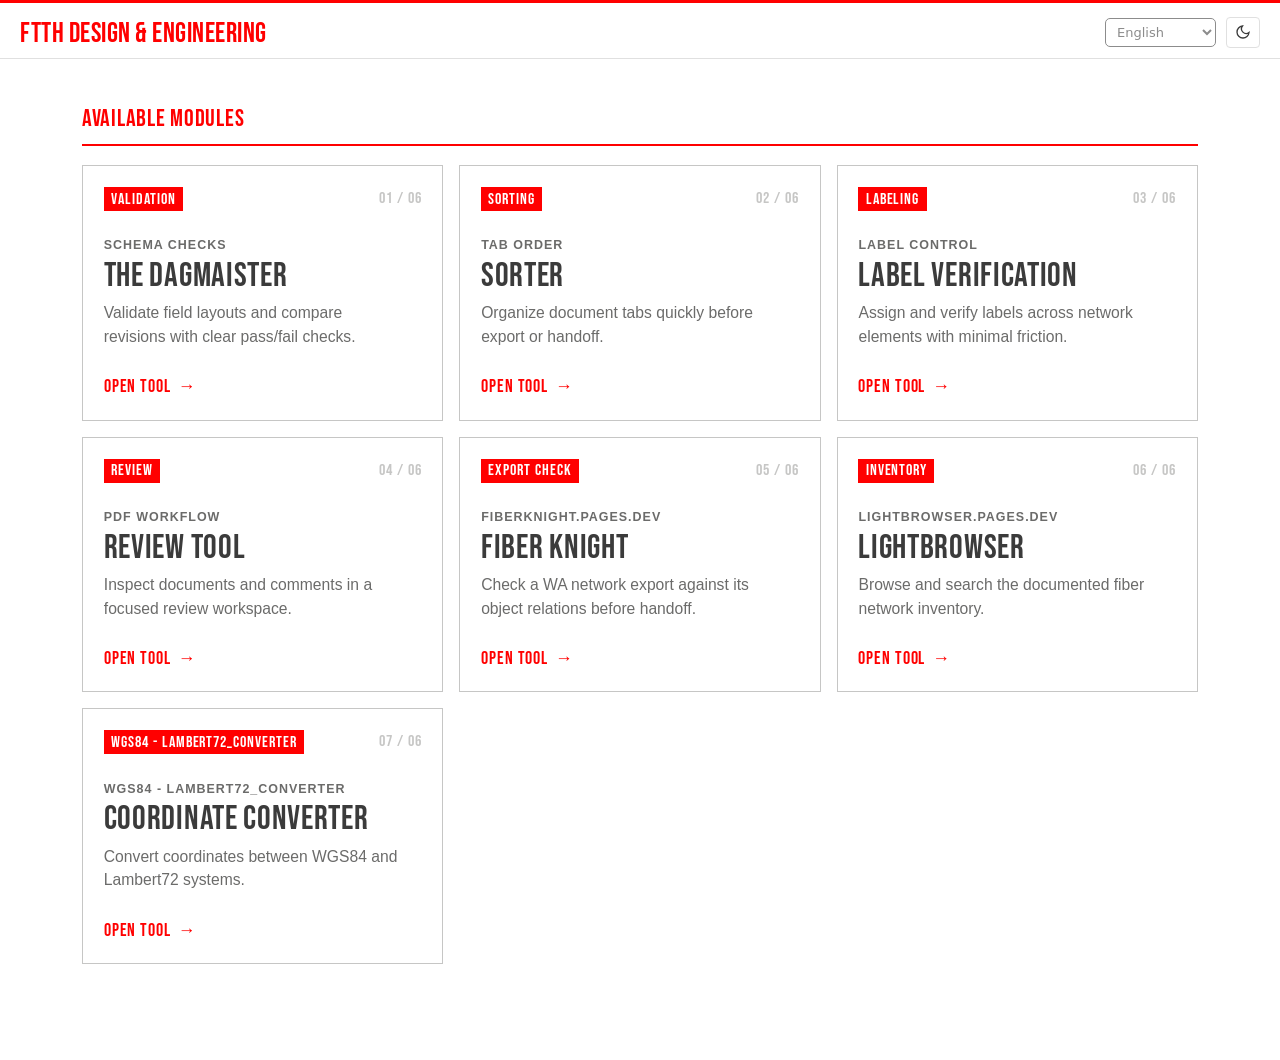
<file: index.html>
<!DOCTYPE html>
<html lang="en">
<head>
<meta charset="UTF-8">
<meta name="viewport" content="width=device-width, initial-scale=1.0">
<title>FTTH Suite — JACOPS</title>
<meta name="description" content="JACOPS FTTH Design &amp; Engineering — operations suite.">
<link rel="icon" href="assets/favicon.ico" sizes="any">
<link rel="preconnect" href="https://fonts.googleapis.com">
<link rel="preconnect" href="https://fonts.gstatic.com" crossorigin>
<link href="assets/fonts/fonts.css" rel="stylesheet">
<link rel="stylesheet" href="assets/style.css">
<link rel="stylesheet" href="assets/topbar.css">
<script src="assets/theme.js"></script>
</head>
<body>

  <div class="lb-top"><div class="lb-wrap">
  <a class="lb-brand" href="index.html">FTTH Design &amp; Engineering</a>
  <div class="lb-meta"><button type="button" class="lb-btn lb-theme" data-theme-toggle title="Licht / donker" aria-label="Wissel tussen licht en donker thema"><svg width="16" height="16" viewBox="0 0 24 24" fill="none" stroke="currentColor" stroke-width="2" stroke-linecap="round" aria-hidden="true"><g class="i-sun"><circle cx="12" cy="12" r="4"/><path d="M12 2v2M12 20v2M4.9 4.9l1.4 1.4M17.7 17.7l1.4 1.4M2 12h2M20 12h2M4.9 19.1l1.4-1.4M17.7 6.3l1.4-1.4"/></g><path class="i-moon" d="M21 12.8A9 9 0 1 1 11.2 3a7 7 0 0 0 9.8 9.8z"/></svg></button></div>
</div></div>

  <main class="shell" id="top">

    <p class="grid-label">Available modules</p>

    <div class="guide-grid">

      <a class="guide-card" href="guide-one.html">
        <div class="card-top">
          <div class="card-bearing">Validation</div>
          <div class="card-index">01 / 06</div>
        </div>
        <div>
          <p class="card-meta">Schema checks</p>
          <h2 class="card-title">The Dagmaister</h2>
          <p class="card-desc">Validate field layouts and compare revisions with clear pass/fail checks.</p>
        </div>
        <span class="card-cta">Open tool <span class="arrow">→</span></span>
      </a>

      <a class="guide-card" href="guide-two.html">
        <div class="card-top">
          <div class="card-bearing">Sorting</div>
          <div class="card-index">02 / 06</div>
        </div>
        <div>
          <p class="card-meta">Tab order</p>
          <h2 class="card-title">Sorter</h2>
          <p class="card-desc">Organize document tabs quickly before export or handoff.</p>
        </div>
        <span class="card-cta">Open tool <span class="arrow">→</span></span>
      </a>

      <a class="guide-card" href="guide-three.html">
        <div class="card-top">
          <div class="card-bearing">Labeling</div>
          <div class="card-index">03 / 06</div>
        </div>
        <div>
          <p class="card-meta">Label control</p>
          <h2 class="card-title">Controle labeling</h2>
          <p class="card-desc">Assign and verify labels across network elements with minimal friction.</p>
        </div>
        <span class="card-cta">Open tool <span class="arrow">→</span></span>
      </a>

      <a class="guide-card" href="guide-four.html">
        <div class="card-top">
          <div class="card-bearing">Review</div>
          <div class="card-index">04 / 06</div>
        </div>
        <div>
          <p class="card-meta">PDF workflow</p>
          <h2 class="card-title">Review tool</h2>
          <p class="card-desc">Inspect documents and comments in a focused review workspace.</p>
        </div>
        <span class="card-cta">Open tool <span class="arrow">→</span></span>
      </a>

      <a class="guide-card" href="https://fiberknight.pages.dev/">
        <div class="card-top">
          <div class="card-bearing">Export check</div>
          <div class="card-index">05 / 06</div>
        </div>
        <div>
          <p class="card-meta">fiberknight.pages.dev</p>
          <h2 class="card-title">Fiber Knight</h2>
          <p class="card-desc">Check a WA network export against its object relations before handoff.</p>
        </div>
        <span class="card-cta">Open tool <span class="arrow">→</span></span>
      </a>

      <a class="guide-card" href="https://lightbrowser.pages.dev/">
        <div class="card-top">
          <div class="card-bearing">Inventory</div>
          <div class="card-index">06 / 06</div>
        </div>
        <div>
          <p class="card-meta">lightbrowser.pages.dev</p>
          <h2 class="card-title">Lightbrowser</h2>
          <p class="card-desc">Browse and search the documented fiber network inventory.</p>
        </div>
        <span class="card-cta">Open tool <span class="arrow">→</span></span>
      </a>
            <a class="guide-card" href="guide-five.html">
        <div class="card-top">
          <div class="card-bearing">WGS84 - Lambert72_converter</div>
          <div class="card-index">07 / 06</div>
        </div>
        <div>
          <p class="card-meta">WGS84 - Lambert72_converter</p>
          <h2 class="card-title">Coordinate Converter</h2>
          <p class="card-desc">Convert coordinates between WGS84 and Lambert72 systems.</p>
        </div>
        <span class="card-cta">Open tool <span class="arrow">→</span></span>
      </a>
      
    </div>

  </main>
<script src="assets/i18n.js"></script>
</body>
</html>
</file>
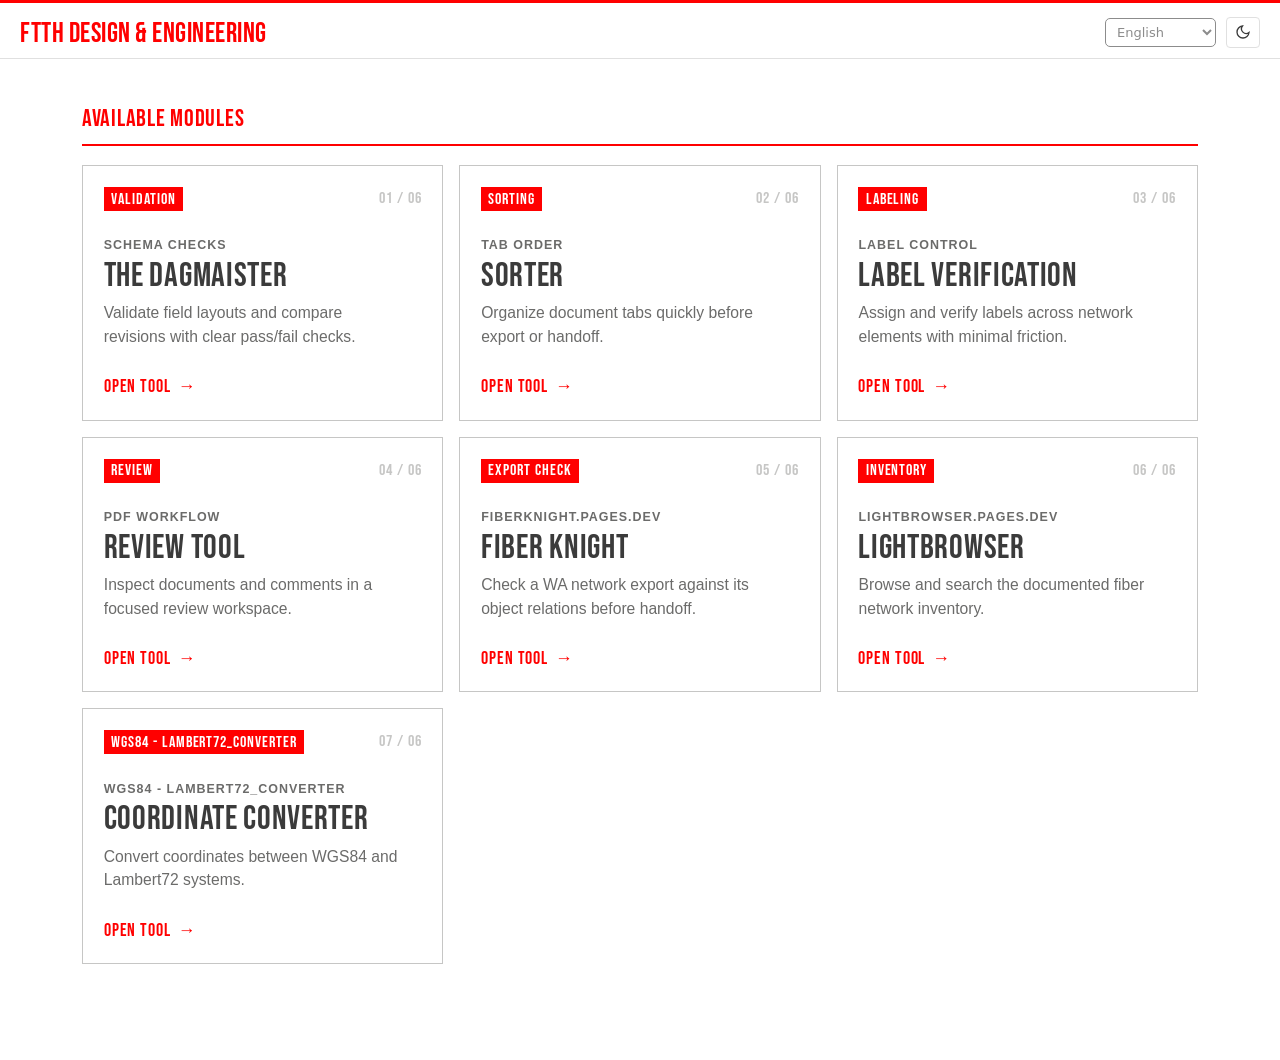
<file: assets/index.html>
<!DOCTYPE html>
<html lang="en">
<head>
<meta charset="UTF-8">
<meta name="viewport" content="width=device-width, initial-scale=1.0">
<title>FTTH Suite — JACOPS</title>
<meta name="description" content="JACOPS FTTH Design &amp; Engineering — operations suite.">
<link rel="icon" href="assets/favicon.ico" sizes="any">
<link rel="preconnect" href="https://fonts.googleapis.com">
<link rel="preconnect" href="https://fonts.gstatic.com" crossorigin>
<link href="assets/fonts/fonts.css" rel="stylesheet">
<link rel="stylesheet" href="assets/style.css">
<link rel="stylesheet" href="assets/topbar.css">
<script src="assets/theme.js"></script>
</head>
<body>

  <div class="lb-top"><div class="lb-wrap">
  <a class="lb-brand" href="index.html">FTTH Design &amp; Engineering</a>
  <div class="lb-meta"><button type="button" class="lb-btn lb-theme" data-theme-toggle title="Licht / donker" aria-label="Wissel tussen licht en donker thema"><svg width="16" height="16" viewBox="0 0 24 24" fill="none" stroke="currentColor" stroke-width="2" stroke-linecap="round" aria-hidden="true"><g class="i-sun"><circle cx="12" cy="12" r="4"/><path d="M12 2v2M12 20v2M4.9 4.9l1.4 1.4M17.7 17.7l1.4 1.4M2 12h2M20 12h2M4.9 19.1l1.4-1.4M17.7 6.3l1.4-1.4"/></g><path class="i-moon" d="M21 12.8A9 9 0 1 1 11.2 3a7 7 0 0 0 9.8 9.8z"/></svg></button></div>
</div></div>

  <main class="shell" id="top">

    <p class="grid-label">Available modules</p>

    <div class="guide-grid">

      <a class="guide-card" href="guide-one.html">
        <div class="card-top">
          <div class="card-bearing">Validation</div>
          <div class="card-index">01 / 06</div>
        </div>
        <div>
          <p class="card-meta">Schema checks</p>
          <h2 class="card-title">The Dagmaister</h2>
          <p class="card-desc">Validate field layouts and compare revisions with clear pass/fail checks.</p>
        </div>
        <span class="card-cta">Open tool <span class="arrow">→</span></span>
      </a>

      <a class="guide-card" href="guide-two.html">
        <div class="card-top">
          <div class="card-bearing">Sorting</div>
          <div class="card-index">02 / 06</div>
        </div>
        <div>
          <p class="card-meta">Tab order</p>
          <h2 class="card-title">Sorter</h2>
          <p class="card-desc">Organize document tabs quickly before export or handoff.</p>
        </div>
        <span class="card-cta">Open tool <span class="arrow">→</span></span>
      </a>

      <a class="guide-card" href="guide-three.html">
        <div class="card-top">
          <div class="card-bearing">Labeling</div>
          <div class="card-index">03 / 06</div>
        </div>
        <div>
          <p class="card-meta">Label control</p>
          <h2 class="card-title">Controle labeling</h2>
          <p class="card-desc">Assign and verify labels across network elements with minimal friction.</p>
        </div>
        <span class="card-cta">Open tool <span class="arrow">→</span></span>
      </a>

      <a class="guide-card" href="guide-four.html">
        <div class="card-top">
          <div class="card-bearing">Review</div>
          <div class="card-index">04 / 06</div>
        </div>
        <div>
          <p class="card-meta">PDF workflow</p>
          <h2 class="card-title">Review tool</h2>
          <p class="card-desc">Inspect documents and comments in a focused review workspace.</p>
        </div>
        <span class="card-cta">Open tool <span class="arrow">→</span></span>
      </a>

      <a class="guide-card" href="https://fiberknight.pages.dev/">
        <div class="card-top">
          <div class="card-bearing">Export check</div>
          <div class="card-index">05 / 06</div>
        </div>
        <div>
          <p class="card-meta">fiberknight.pages.dev</p>
          <h2 class="card-title">Fiber Knight</h2>
          <p class="card-desc">Check a WA network export against its object relations before handoff.</p>
        </div>
        <span class="card-cta">Open tool <span class="arrow">→</span></span>
      </a>

      <a class="guide-card" href="https://lightbrowser.pages.dev/">
        <div class="card-top">
          <div class="card-bearing">Inventory</div>
          <div class="card-index">06 / 06</div>
        </div>
        <div>
          <p class="card-meta">lightbrowser.pages.dev</p>
          <h2 class="card-title">Lightbrowser</h2>
          <p class="card-desc">Browse and search the documented fiber network inventory.</p>
        </div>
        <span class="card-cta">Open tool <span class="arrow">→</span></span>
      </a>
            <a class="guide-card" href="guide-five.html">
        <div class="card-top">
          <div class="card-bearing">WGS84 - Lambert72_converter</div>
          <div class="card-index">07 / 06</div>
        </div>
        <div>
          <p class="card-meta">WGS84 - Lambert72_converter</p>
          <h2 class="card-title">Coordinate Converter</h2>
          <p class="card-desc">Convert coordinates between WGS84 and Lambert72 systems.</p>
        </div>
        <span class="card-cta">Open tool <span class="arrow">→</span></span>
      </a>
      
    </div>

  </main>

<script src="assets/i18n.js"></script>
</body>
</html>
</file>
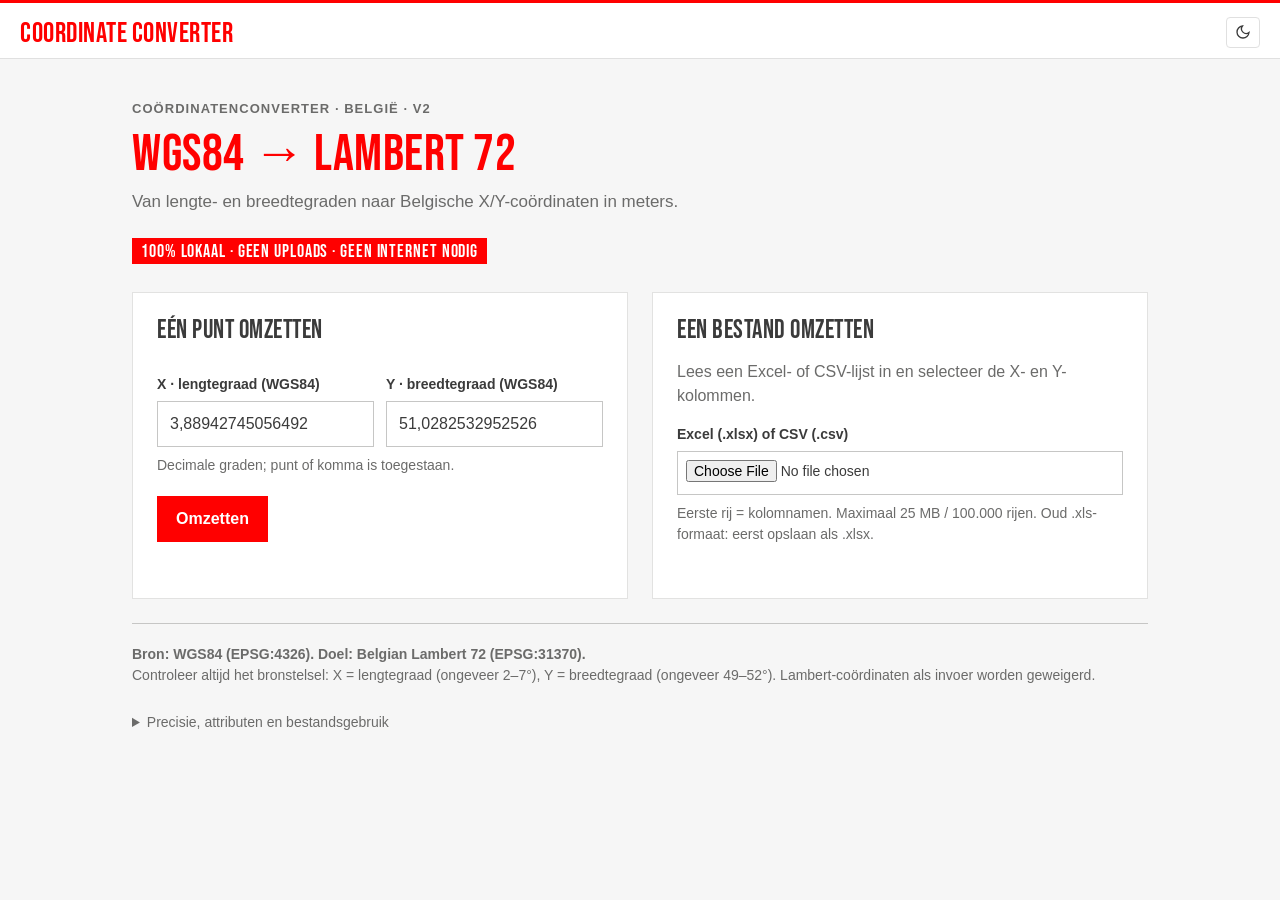
<file: guide-five.html>
<!doctype html>
<html lang="nl"><head><meta charset="utf-8"><meta name="viewport" content="width=device-width,initial-scale=1"><meta http-equiv="Content-Security-Policy" content="default-src 'none'; script-src 'self' 'unsafe-inline'; style-src 'self' 'unsafe-inline'; font-src 'self'; connect-src 'none'; img-src 'self' data:; form-action 'none'; base-uri 'none'"><title>WGS84 → Lambert 72</title>
<link rel="icon" href="assets/favicon.ico" sizes="any">
<link rel="stylesheet" href="assets/fonts/fonts.css">
<link rel="stylesheet" href="assets/topbar.css">
<script src="assets/theme.js"></script>
<style>
/* JACOPS brandguide: rood, wit, donkergrijs, lichtgrijs · titels Bebas Neue (hoofdletters), tekst Calibri · vierkante hoeken.
   Donkere modus via html.dark (assets/theme.js), gedeeld met de andere tools. */
:root{color-scheme:light;--bg:#f6f6f6;--surface:#fff;--surface-2:#f9f9f9;--text:#3b3b3b;--muted:#6b6b6a;--line:#e2e2e1;--line-2:#c6c6c5;--red:#ff0000;--red-ink:#d10000;--error:#d10000;--success:#1a7f4e;--title:'Bebas Neue',Impact,'Arial Narrow',sans-serif;--body:Calibri,Carlito,'Segoe UI',Arial,sans-serif}
html.dark{color-scheme:dark;--bg:#1a1a1a;--surface:#242424;--surface-2:#2a2a2a;--text:#f2f2f2;--muted:#b5b5b4;--line:#3b3b3b;--line-2:#555;--red:#ff2a2a;--red-ink:#ff5c5c;--error:#ff7070;--success:#4cc38a}
*{box-sizing:border-box}body{margin:0;font:16px/1.5 var(--body);background:var(--bg);color:var(--text)}main{max-width:1080px;margin:auto;padding:40px 32px}
.eyebrow{font-size:13px;font-weight:700;color:var(--muted);letter-spacing:.08em;text-transform:uppercase}
h1{font:400 52px/1 var(--title);letter-spacing:.01em;text-transform:uppercase;color:var(--red);margin:10px 0 8px}
h2{font:400 26px/1.1 var(--title);letter-spacing:.02em;text-transform:uppercase;color:var(--text);margin:0 0 14px}
p{margin:8px 0 16px}header .muted{font-weight:300;font-size:17px}.muted,small{color:var(--muted)}small{font-size:14px;display:block}
.privacy{display:inline-block;padding:5px 9px 3px;background:var(--red);color:#fff;font:400 18px/1 var(--title);letter-spacing:.05em;margin:8px 0 28px}
.grid{display:grid;grid-template-columns:1fr 1fr;gap:24px}.card{background:var(--surface);border:1px solid var(--line);padding:24px;min-width:0}.wide{margin-top:24px}
label{display:block;font-size:14px;font-weight:700;margin:14px 0 6px}input,select,button{font:inherit;min-height:44px;border-radius:0}
input,select{width:100%;padding:10px 12px;border:1px solid var(--line-2);background:var(--surface);color:var(--text)}input[type=file]{padding:8px;font-size:14px}
input[type=checkbox]{width:18px;min-height:18px;accent-color:var(--red)}
button{background:var(--red);color:#fff;border:1px solid var(--red);padding:10px 18px;font-weight:700;cursor:pointer}button:hover{background:var(--red-ink);border-color:var(--red-ink)}
button.secondary{background:var(--surface);border-color:var(--line-2);color:var(--text)}button.secondary:hover{background:var(--surface-2);border-color:var(--muted)}
button:disabled{opacity:.45;cursor:not-allowed}:focus-visible{outline:3px solid var(--red);outline-offset:3px}
.row{display:flex;gap:12px;align-items:end;flex-wrap:wrap}.row>div{flex:1;min-width:140px}.actions{display:flex;gap:12px;flex-wrap:wrap;margin-top:20px}
.result{background:var(--surface-2);border-left:4px solid var(--red);padding:16px;margin-top:20px}.numbers{display:flex;gap:28px;flex-wrap:wrap}
.numbers strong{font-size:24px;font-weight:700;font-variant-numeric:tabular-nums}.numbers small{margin-bottom:4px}
.error{color:var(--error)}.success{color:var(--success)}#status{margin-top:16px;white-space:pre-line}
.check{display:flex;align-items:flex-start;gap:8px;font-size:14px;font-weight:400;margin:16px 0}.check input{flex-shrink:0;margin-top:2px}
.scroll{overflow:auto;max-height:300px;margin-top:16px}table{border-collapse:collapse;width:100%;font-size:14px;white-space:nowrap}
th,td{padding:10px 12px;text-align:left;border-bottom:1px solid var(--line);font-variant-numeric:tabular-nums}th{background:var(--surface-2);position:sticky;top:0}
footer{margin-top:24px;border-top:1px solid var(--line-2);padding-top:20px;font-size:14px;color:var(--muted)}details{margin-top:16px}summary{cursor:pointer;min-height:44px;padding:10px 0}
code{font-size:13px}#manualStatus{min-height:22px;font-size:14px;margin-top:10px}a{color:var(--red-ink)}[hidden]{display:none!important}.lb-top button{min-height:0}
@media(max-width:700px){main{padding:24px 18px}.grid{grid-template-columns:1fr}h1{font-size:42px}.card{padding:20px}.numbers{gap:16px}}
</style></head><body>
<div class="lb-top"><div class="lb-wrap">
  <a class="lb-brand" href="index.html" title="Naar overzicht">Coordinate Converter</a>
  <div class="lb-meta"><button type="button" class="lb-btn lb-theme" data-theme-toggle title="Licht / donker" aria-label="Wissel tussen licht en donker thema"><svg width="16" height="16" viewBox="0 0 24 24" fill="none" stroke="currentColor" stroke-width="2" stroke-linecap="round" aria-hidden="true"><g class="i-sun"><circle cx="12" cy="12" r="4"/><path d="M12 2v2M12 20v2M4.9 4.9l1.4 1.4M17.7 17.7l1.4 1.4M2 12h2M20 12h2M4.9 19.1l1.4-1.4M17.7 6.3l1.4-1.4"/></g><path class="i-moon" d="M21 12.8A9 9 0 1 1 11.2 3a7 7 0 0 0 9.8 9.8z"/></svg></button></div>
</div></div>
<main>
<header><div class="eyebrow">Coördinatenconverter · België · v2</div><h1>WGS84 → Lambert 72</h1><p class="muted">Van lengte- en breedtegraden naar Belgische X/Y-coördinaten in meters.</p><div class="privacy">100% lokaal · geen uploads · geen internet nodig</div></header>
<div class="grid"><section class="card"><h2>Eén punt omzetten</h2><div class="row"><div><label for="lon">X · lengtegraad (WGS84)</label><input id="lon" type="text" inputmode="decimal" value="3,88942745056492"></div><div><label for="lat">Y · breedtegraad (WGS84)</label><input id="lat" type="text" inputmode="decimal" value="51,0282532952526"></div></div><small style="margin-top:8px">Decimale graden; punt of komma is toegestaan.</small><div class="actions"><button id="one">Omzetten</button></div><div id="manualStatus" aria-live="polite"></div><div id="single" class="result" hidden><div class="numbers"><div><small>X · Lambert 72 (m)</small><strong id="outX"></strong></div><div><small>Y · Lambert 72 (m)</small><strong id="outY"></strong></div></div><small style="margin-top:12px">Belgian Lambert 72 · EPSG:31370</small></div></section>
<section class="card"><h2>Een bestand omzetten</h2><p class="muted">Lees een Excel- of CSV-lijst in en selecteer de X- en Y-kolommen.</p><label for="file">Excel (.xlsx) of CSV (.csv)</label><input id="file" type="file" accept=".xlsx,.csv,.tsv"><small style="margin-top:8px">Eerste rij = kolomnamen. Maximaal 25 MB / 100.000 rijen. Oud .xls-formaat: eerst opslaan als .xlsx.</small><div id="config" hidden><label for="sheet">Werkblad</label><select id="sheet"></select><div class="row"><div><label for="xcol">X · lengtegraad</label><select id="xcol"></select></div><div><label for="ycol">Y · breedtegraad</label><select id="ycol"></select></div></div><label class="check"><input id="replace" type="checkbox" checked><span>Vervang de geselecteerde X/Y-kolommen door Lambert 72. Voeg ook X_L72 en Y_L72 toe.</span></label><button id="batch">Bestand omzetten</button></div><div id="status" role="status" aria-live="polite"></div></section></div>
<section id="output" class="card wide" hidden><h2>Resultaat</h2><p id="summary"></p><small id="attrNote"></small><div class="actions"><button id="downloadShape">Download shapefile (.zip)</button><button id="downloadCsv" class="secondary">Download CSV</button><button id="downloadErrors" class="secondary" hidden>Download overgeslagen rijen</button></div><div class="scroll"><table><thead><tr><th>Bronrij</th><th>X · WGS84</th><th>Y · WGS84</th><th>X · Lambert 72</th><th>Y · Lambert 72</th></tr></thead><tbody id="preview"></tbody></table></div><small style="margin-top:12px">Voorbeeld van maximaal 10 punten. Punten op dezelfde locatie blijven afzonderlijke records.</small></section>
<footer><strong>Bron: WGS84 (EPSG:4326). Doel: Belgian Lambert 72 (EPSG:31370).</strong><br>Controleer altijd het bronstelsel: X = lengtegraad (ongeveer 2–7°), Y = breedtegraad (ongeveer 49–52°). Lambert-coördinaten als invoer worden geweigerd.<details><summary>Precisie, attributen en bestandsgebruik</summary><p>Deze tool gebruikt de gecorrigeerde 7-parameter-datumtransformatie tussen WGS84 en BD72 (EPSG:15929, correct omgezet naar de position-vectorconventie), gevolgd door de Lambert-projectie op de International 1924-ellipsoïde. Er wordt geen lokale correctiegrid gebruikt. Houd rekening met een afwijking op meterniveau; dit is geen vervanging voor een landmeetkundige transformatie. Drie decimalen zijn uitvoerprecisie, geen nauwkeurigheidsgarantie. Gecontroleerd tegen het gepubliceerde PROJ-referentiepunt: WGS84 (4.3839; 50.8428) → Lambert 72 (151066.89; 170265.84). Deze v2 vervangt de vorige versie.</p><p>De CSV bewaart alle kolommen met hun volledige namen. Shapefileveldnamen hebben maximaal 10 tekens; de ZIP bevat een kolommenlegende. Attributen worden als tekst bewaard, behalve de coördinaten. Tekst langer dan 254 UTF-8-bytes wordt alleen in het shapefile ingekort; de volledige tekst blijft in de CSV. Excel wordt als opgeslagen waarde gelezen: formules worden niet opnieuw berekend; datums kunnen als Excel-serienummer verschijnen.</p><p>Pak de shapefile-ZIP uit. Open het .shp-bestand in QGIS en houd .shp, .shx, .dbf, .prj en .cpg in dezelfde map. De tool heeft een recente versie van Chrome, Edge, Firefox of Safari nodig. Bestanden worden uitsluitend in het browsergeheugen verwerkt en niet opgeslagen door de tool.</p></details></footer>
</main><script>
'use strict';
const $=id=>document.getElementById(id),enc=new TextEncoder(),dec=new TextDecoder('utf-8');
const rad=Math.PI/180,A=6378388,F0=1/297,E2=2*F0-F0*F0,E=Math.sqrt(E2),E1=2/298.257223563-1/298.257223563**2;
const r=[.3366,-.457,1.8422].map(x=>x*rad/3600),s=1-1.2747e-6,M=[[s,-s*r[2],s*r[1]],[s*r[2],s,-s*r[0]],[-s*r[1],s*r[0],s]],D=[-106.8686,52.2978,-103.7239];
function inv3(m){const [a,b,c]=m[0],[d,e,f]=m[1],[g,h,i]=m[2],det=a*(e*i-f*h)-b*(d*i-f*g)+c*(d*h-e*g);return [[e*i-f*h,c*h-b*i,b*f-c*e],[f*g-d*i,a*i-c*g,c*d-a*f],[d*h-e*g,b*g-a*h,a*e-b*d]].map(row=>row.map(x=>x/det))}const IM=inv3(M);
const tt=p=>Math.tan(Math.PI/4-p/2)/(((1-E*Math.sin(p))/(1+E*Math.sin(p)))**(E/2)),mm=p=>Math.cos(p)/Math.sqrt(1-E2*Math.sin(p)**2),p1=49.8333339*rad,p2=51.1666672333333*rad,N=Math.log(mm(p1)/mm(p2))/Math.log(tt(p1)/tt(p2)),FF=mm(p1)/(N*tt(p1)**N);
function number(v){if(v===null||v===undefined||String(v).trim()==='')throw Error('Ontbrekende coördinaat.');let z=String(v).trim();if(!/^[+-]?(?:\d+(?:[.,]\d*)?|[.,]\d+)(?:[eE][+-]?\d+)?$/.test(z))throw Error('Geen geldige decimale coördinaat.');let n=Number(z.replace(',','.'));if(!Number.isFinite(n))throw Error('Ongeldige coördinaat.');return n}
function convert(lon,lat){lon=number(lon);lat=number(lat);if(!(lon>=2&&lon<=7&&lat>=49&&lat<=52))throw Error('Buiten het Belgische bereik. Verwacht WGS84: X = lengtegraad (2–7), Y = breedtegraad (49–52).');let lo=lon*rad,ph=lat*rad,n=6378137/Math.sqrt(1-E1*Math.sin(ph)**2);const w=[n*Math.cos(ph)*Math.cos(lo),n*Math.cos(ph)*Math.sin(lo),n*(1-E1)*Math.sin(ph)].map((v,i)=>v-D[i]);const [x,y,z]=IM.map(row=>row.reduce((v,c,i)=>v+c*w[i],0));lo=Math.atan2(y,x);let p=Math.hypot(x,y);ph=Math.atan2(z,p*(1-E2));for(let j=0;j<15;j++){n=A/Math.sqrt(1-E2*Math.sin(ph)**2);ph=Math.atan2(z+E2*n*Math.sin(ph),p)}const rho=A*FF*tt(ph)**N,theta=N*(lo-4.36748666666667*rad);return [150000.013+rho*Math.sin(theta),5400088.438-rho*Math.cos(theta)]}
$('one').onclick=()=>{try{const [x,y]=convert($('lon').value,$('lat').value);$('outX').textContent=x.toFixed(3);$('outY').textContent=y.toFixed(3);$('single').hidden=false;$('manualStatus').textContent='';}catch(e){$('single').hidden=true;$('manualStatus').className='error';$('manualStatus').textContent=e.message}};
function csvParse(text){text=text.replace(/^\uFEFF/,'');const line=text.split(/\r?\n/)[0],counts=[',',';','\t'].map(d=>[d,(line.match(new RegExp(d==='\t'?'\t':d,'g'))||[]).length]).sort((a,b)=>b[1]-a[1]),sep=counts[0][0];let rows=[],row=[],v='',q=false;for(let i=0;i<text.length;i++){let c=text[i];if(c==='"'){if(q&&text[i+1]==='"'){v+='"';i++}else if(q||v==='')q=!q;else v+=c}else if(!q&&c===sep){row.push(v);v=''}else if(!q&&(c==='\n'||c==='\r')){if(c==='\r'&&text[i+1]==='\n')i++;row.push(v);if(row.some(z=>z!==''))rows.push(row);row=[];v=''}else v+=c}if(q)throw Error('CSV bevat een niet-afgesloten aanhalingsteken.');row.push(v);if(row.some(z=>z!==''))rows.push(row);return rows}
const localName=(node,name)=>Array.from(node.getElementsByTagNameNS('*',name));function xml(bytes){const x=new DOMParser().parseFromString(dec.decode(bytes),'application/xml');if(x.getElementsByTagName('parsererror').length)throw Error('Ongeldig Excel XML-bestand.');return x}
async function unzip(buf){const v=new DataView(buf),a=new Uint8Array(buf);let end=a.length-22;while(end>=Math.max(0,a.length-65557)&&v.getUint32(end,true)!==0x06054b50)end--;if(end<0||v.getUint32(end,true)!==0x06054b50)throw Error('Ongeldig XLSX-bestand.');let count=v.getUint16(end+10,true),pos=v.getUint32(end+16,true),files=new Map(),total=0;for(let k=0;k<count;k++){if(v.getUint32(pos,true)!==0x02014b50)throw Error('Ongeldige ZIP-index.');const flag=v.getUint16(pos+8,true),method=v.getUint16(pos+10,true),len=v.getUint32(pos+20,true),size=v.getUint32(pos+24,true),nl=v.getUint16(pos+28,true),el=v.getUint16(pos+30,true),cl=v.getUint16(pos+32,true),off=v.getUint32(pos+42,true),name=dec.decode(a.slice(pos+46,pos+46+nl));total+=size;if(total>150*1024*1024)throw Error('Uitgepakt Excelbestand is te groot (max. 150 MB).');files.set(name,{flag,method,len,size,off});pos+=46+nl+el+cl}return {async read(name){const f=files.get(name);if(!f)throw Error('Excelonderdeel ontbreekt: '+name);if(f.flag&1)throw Error('Beveiligde Excelbestanden worden niet ondersteund.');let start=f.off+30+v.getUint16(f.off+26,true)+v.getUint16(f.off+28,true),data=a.slice(start,start+f.len);if(f.method===0)return data;if(f.method!==8)throw Error('Niet-ondersteunde ZIP-compressie.');if(typeof DecompressionStream==='undefined')throw Error('Browser te oud voor Excel. Gebruik een recente browser of sla op als CSV.');const stream=new Blob([data]).stream().pipeThrough(new DecompressionStream('deflate-raw')),reader=stream.getReader(),parts=[];let length=0;while(true){const {done,value}=await reader.read();if(done)break;length+=value.length;if(length>f.size||length>150*1024*1024){await reader.cancel();throw Error('Excelonderdeel overschrijdt de maximale grootte.')}parts.push(value)}if(length!==f.size)throw Error('Beschadigd Excelonderdeel.');return concat(parts)}}}
function concat(parts){let r=new Uint8Array(parts.reduce((s,p)=>s+p.length,0)),i=0;for(const p of parts){r.set(p,i);i+=p.length}return r}
let sheets=[],headers=[],data=[],sourceRows=[],points=[],errors=[],resultHeaders=[],resultRows=[],filename='punten',loadToken=0;
function msg(t,error=false){$('status').textContent=t;$('status').className=error?'error':'muted'}
function resetOutput(){$('output').hidden=true;points=[];errors=[];resultRows=[]}
function chooseSheet(){resetOutput();const sh=sheets[Number($('sheet').value)];const first=sh.rows.findIndex(r=>r&&r.some(x=>String(x??'').trim()!==''));if(first<0)throw Error('Leeg werkblad.');const raw=sh.rows.slice(first+1);const width=sh.rows[first].length;if(width>250)throw Error('Maximaal 250 kolommen voor shapefile-uitvoer.');headers=Array.from({length:width},(_,i)=>String(sh.rows[first][i]??'').trim()||'Kolom_'+(i+1));data=[];sourceRows=[];raw.forEach((r,i)=>{if(r&&r.some(v=>String(v??'').trim()!=='')){if(r.length>width)throw Error('Een rij heeft meer waarden dan de kolomkoppen. Controleer het scheidingsteken.');data.push(headers.map((_,j)=>String(r[j]??'')));sourceRows.push(first+i+2)}});if(data.length>100000)throw Error('Maximaal 100.000 rijen.');for(const id of ['xcol','ycol']){$(id).replaceChildren(...headers.map((h,i)=>new Option(h,String(i))))}function guess(axis){const pats=axis==='x'?[/^h4f\.unit\.x$/i,/^(x|lon|lng|longitude|lengtegraad)$/i,/(^|[._ -])(x|longitude|lon)$/i]:[/^h4f\.unit\.y$/i,/^(y|lat|latitude|breedtegraad)$/i,/(^|[._ -])(y|latitude|lat)$/i];for(const p of pats){const i=headers.findIndex(h=>p.test(h));if(i>=0)return i}return axis==='x'?0:Math.min(1,headers.length-1)}$('xcol').value=guess('x');$('ycol').value=guess('y');$('batch').disabled=!data.length;msg(`${data.length.toLocaleString('nl-BE')} rijen ingelezen. Controleer de bronkolommen.`)}
$('sheet').onchange=()=>{try{chooseSheet()}catch(e){$('config').hidden=true;msg(e.message,true)}};
$('file').onchange=async()=>{const token=++loadToken;resetOutput();$('config').hidden=true;sheets=[];let file=$('file').files[0];if(!file)return;filename=file.name.replace(/\.[^.]+$/,'').replace(/[^a-zA-Z0-9_-]/g,'_').slice(0,64)||'punten';msg('Bestand lezen…');try{if(file.size>25*1024*1024)throw Error('Bestand is groter dan 25 MB.');if(/\.xlsx$/i.test(file.name)){const zip=await unzip(await file.arrayBuffer()),book=xml(await zip.read('xl/workbook.xml')),rels=xml(await zip.read('xl/_rels/workbook.xml.rels'));let shared=[];try{const sx=xml(await zip.read('xl/sharedStrings.xml'));shared=localName(sx,'si').map(n=>localName(n,'t').map(t=>t.textContent).join(''))}catch(e){if(!e.message.startsWith('Excelonderdeel ontbreekt:'))throw e}const rs=new Map(localName(rels,'Relationship').map(r=>[r.getAttribute('Id'),r]));for(const sh of localName(book,'sheet')){const id=sh.getAttribute('r:id')||sh.getAttributeNS('http://schemas.openxmlformats.org/officeDocument/2006/relationships','id'),rel=rs.get(id);if(!rel||rel.getAttribute('TargetMode')==='External')continue;let target=rel.getAttribute('Target');target=target.startsWith('/')?target.slice(1):'xl/'+target;let clean=[];for(const part of target.split('/')){if(part==='..')clean.pop();else if(part&&part!=='.')clean.push(part)}const sx=xml(await zip.read(clean.join('/'))),rows=[];for(const rn of localName(sx,'row')){let row=[];const rid=Number(rn.getAttribute('r'));if(!Number.isInteger(rid)||rid<1||rid>100001)throw Error('Werkblad bevat meer dan 100.000 rijen of een ongeldige rij-index.');for(const c of localName(rn,'c')){const ref=c.getAttribute('r')||'',letters=ref.match(/^[A-Z]+/i);if(!letters)throw Error('Excelcel zonder geldige kolomverwijzing.');let col=0;for(const x of letters[0].toUpperCase())col=col*26+x.charCodeAt(0)-64;if(col>250)throw Error('Maximaal 250 kolommen ondersteund.');const type=c.getAttribute('t'),v=localName(c,'v')[0]?.textContent??'';row[col-1]=type==='s'?(shared[Number(v)]??''):type==='inlineStr'?localName(c,'t').map(t=>t.textContent).join(''):type==='b'?(v==='1'?'true':'false'):v}rows[rid-1]=row}sheets.push({name:sh.getAttribute('name'),rows})}}else if(/\.(csv|tsv)$/i.test(file.name)){sheets=[{name:'CSV',rows:csvParse(await file.text())}]}else throw Error('Gebruik een .xlsx-, .csv- of .tsv-bestand.');if(token!==loadToken)return;if(!sheets.length)throw Error('Geen werkbladen gevonden.');$('sheet').replaceChildren(...sheets.map((s,i)=>new Option(s.name,String(i))));$('sheet').disabled=sheets.length===1;chooseSheet();$('config').hidden=false}catch(e){if(token===loadToken)msg(e.message,true)}};
for(const id of ['xcol','ycol','replace'])$(id).onchange=resetOutput;
function unique(base,used){let name=base,i=2;while(used.has(name)){name=base+'_'+i++}used.add(name);return name}
$('batch').onclick=()=>{resetOutput();try{const ix=Number($('xcol').value),iy=Number($('ycol').value);if(ix===iy)throw Error('Kies twee verschillende kolommen.');const used=new Set(headers),xh=unique('X_L72',used),yh=unique('Y_L72',used);resultHeaders=[...headers,xh,yh];for(let i=0;i<data.length;i++){const row=data[i];try{const lo=number(row[ix]),la=number(row[iy]),xy=convert(lo,la),out=[...row];if($('replace').checked){out[ix]=xy[0].toFixed(3);out[iy]=xy[1].toFixed(3)}points.push({row:sourceRows[i],lon:lo,lat:la,xy});resultRows.push([...out,...xy.map(n=>n.toFixed(3))])}catch(e){errors.push([String(sourceRows[i]),e.message,...row])}}if(!points.length)throw Error(`Geen geldige punten. ${errors.length} rijen hebben ontbrekende, ongeldige of niet-Belgische WGS84-coördinaten. Controleer de kolommen.`);$('summary').textContent=`${points.length.toLocaleString('nl-BE')} punten omgezet naar EPSG:31370. ${errors.length?errors.length.toLocaleString('nl-BE')+' rijen overgeslagen; download het foutenbestand voor de details.':'Geen rijen overgeslagen.'}`;$('summary').className=errors.length?'error':'success';$('downloadErrors').hidden=!errors.length;$('preview').replaceChildren(...points.slice(0,10).map(p=>{const tr=document.createElement('tr');for(const v of [p.row,p.lon,p.lat,...p.xy.map(n=>n.toFixed(3))]){const td=document.createElement('td');td.textContent=v;tr.append(td)}return tr}));const trunc=resultRows.some(r=>r.some(c=>enc.encode(String(c)).length>254));$('attrNote').textContent=trunc?'Let op: lange tekst wordt in shapefilevelden ingekort. De CSV bewaart de volledige tekst.':'Alle attributen blijven behouden. De ZIP bevat ook de CSV en kolommenlegende.';$('output').hidden=false;msg('Conversie gereed. Kies hieronder je download.')}catch(e){msg(e.message,true)}};
function csvCell(v){v=String(v??'');if(/^[=+@\t\r]/.test(v)||/^-[^0-9.]/.test(v))v="'"+v;return /[;"\r\n]/.test(v)?'"'+v.replaceAll('"','""')+'"':v}function csvString(h,rs){return '\uFEFF'+[h,...rs].map(r=>r.map(csvCell).join(';')).join('\r\n')+'\r\n'}function save(bytes,name,type){const url=URL.createObjectURL(new Blob([bytes],{type})),a=document.createElement('a');a.href=url;a.download=name;document.body.append(a);a.click();a.remove();setTimeout(()=>URL.revokeObjectURL(url),60000)}
$('downloadCsv').onclick=()=>save(csvString(resultHeaders,resultRows),filename+'_Lambert72.csv','text/csv;charset=utf-8');$('downloadErrors').onclick=()=>save(csvString(['Bronrij','Fout',...headers],errors),filename+'_overgeslagen.csv','text/csv;charset=utf-8');
const PRJ='PROJCS["Belge 1972 / Belgian Lambert 72",GEOGCS["Belge 1972",DATUM["Reseau_National_Belge_1972",SPHEROID["International 1924",6378388,297]],PRIMEM["Greenwich",0],UNIT["degree",0.0174532925199433]],PROJECTION["Lambert_Conformal_Conic_2SP"],PARAMETER["latitude_of_origin",90],PARAMETER["central_meridian",4.36748666666667],PARAMETER["standard_parallel_1",49.8333339],PARAMETER["standard_parallel_2",51.1666672333333],PARAMETER["false_easting",150000.013],PARAMETER["false_northing",5400088.438],UNIT["metre",1],AUTHORITY["EPSG","31370"]]';
function utf8Cut(str,max){let b=enc.encode(str);if(b.length<=max)return b;let end=max;while(end>0&&(b[end]&0xc0)===0x80)end--;return b.slice(0,end)}
function shapeFiles(){const n=points.length,bounds=[Infinity,Infinity,-Infinity,-Infinity];for(const p of points){bounds[0]=Math.min(bounds[0],p.xy[0]);bounds[1]=Math.min(bounds[1],p.xy[1]);bounds[2]=Math.max(bounds[2],p.xy[0]);bounds[3]=Math.max(bounds[3],p.xy[1])}function head(a){const d=new DataView(a.buffer);d.setInt32(0,9994);d.setInt32(24,a.length/2);d.setInt32(28,1000,true);d.setInt32(32,1,true);bounds.forEach((b,i)=>d.setFloat64(36+8*i,b,true));return d}const shp=new Uint8Array(100+n*28),shx=new Uint8Array(100+n*8),d=head(shp),idx=head(shx);points.forEach((p,i)=>{let pos=100+28*i;d.setInt32(pos,i+1);d.setInt32(pos+4,10);d.setInt32(pos+8,1,true);d.setFloat64(pos+12,p.xy[0],true);d.setFloat64(pos+20,p.xy[1],true);idx.setInt32(100+8*i,50+14*i);idx.setInt32(104+8*i,10)});let used=new Set();const ix=Number($('xcol').value),iy=Number($('ycol').value),fields=resultHeaders.map((h,j)=>{let root=h.replace(/^h4f\.unit\./,'').replace(/[^a-zA-Z0-9_]/g,'_').toUpperCase().slice(0,10)||'VELD';if(!/^[A-Z_]/.test(root))root='F'+root.slice(0,9);let name=root,k=2;while(used.has(name)){const suffix=String(k++);name=root.slice(0,10-suffix.length)+suffix}used.add(name);let numeric=j>=headers.length||($('replace').checked&&(j===ix||j===iy)),width=numeric?19:1;if(!numeric)for(const row of resultRows)width=Math.max(width,Math.min(254,enc.encode(row[j]).length));return {name,width,type:numeric?'N':'C'}}),len=1+fields.reduce((s,f)=>s+f.width,0),hlen=33+32*fields.length;if(len>65535)throw Error('Te brede tabel voor DBF. Gebruik CSV.');const dbf=new Uint8Array(hlen+n*len+1),dv=new DataView(dbf.buffer),now=new Date();dbf[0]=3;dbf[1]=now.getFullYear()-1900;dbf[2]=now.getMonth()+1;dbf[3]=now.getDate();dv.setUint32(4,n,true);dv.setUint16(8,hlen,true);dv.setUint16(10,len,true);fields.forEach((f,i)=>{const pos=32+i*32;dbf.set(enc.encode(f.name),pos);dbf[pos+11]=f.type.charCodeAt(0);dbf[pos+16]=f.width;dbf[pos+17]=f.type==='N'?3:0});dbf[hlen-1]=13;for(let i=0;i<n;i++){let pos=hlen+i*len;dbf[pos++]=32;for(let j=0;j<fields.length;j++){const f=fields[j];dbf.fill(32,pos,pos+f.width);let val=resultRows[i][j],b=f.type==='N'?enc.encode(Number(val).toFixed(3).padStart(f.width,' ')):utf8Cut(val,f.width);if(b.length>f.width)throw Error('Numeriek veld past niet in shapefile.');dbf.set(b,pos);pos+=f.width}}dbf[dbf.length-1]=26;const name=filename+'_Lambert72',entries=[[name+'.shp',shp],[name+'.shx',shx],[name+'.dbf',dbf],[name+'.prj',enc.encode(PRJ)],[name+'.cpg',enc.encode('UTF-8')],[name+'.csv',enc.encode(csvString(resultHeaders,resultRows))],['kolomnamen.csv',enc.encode(csvString(['Shapefileveld','Volledige kolomnaam'],fields.map((f,i)=>[f.name,resultHeaders[i]])))],['LEESMIJ.txt',enc.encode(`WGS84 naar Lambert 72 converter\r\n${n} punten, ${errors.length} rijen overgeslagen.\r\nBron: WGS84 EPSG:4326 (X=lengtegraad, Y=breedtegraad). Doel: EPSG:31370, meters.\r\nTransformatie: inverse EPSG:15929 (7 parameters), daarna Lambert-projectie. Geen correctiegrid; houd rekening met afwijkingen op meterniveau. Geen landmeetkundige nauwkeurigheid gegarandeerd.\r\nX/Y-bronkolommen ${$('replace').checked?'zijn vervangen door Lambert72-waarden.':'zijn behouden als WGS84-graden.'} X_L72/Y_L72 (eventueel met suffix bij bestaande gelijknamige kolommen) bevatten Lambert72-coordinaten.\r\nHoud de .shp, .shx, .dbf, .prj en .cpg samen. Open .shp in QGIS.\r\nVeldnamen: zie kolomnamen.csv. Tekstvelden max. 254 UTF-8-bytes; de CSV bewaart volledige tekst.\r\nCSV: puntkomma, UTF-8; potentieel uitvoerbare spreadsheetformules krijgen een beschermende apostrof.\r\n` )]];if(errors.length)entries.push(['overgeslagen.csv',enc.encode(csvString(['Bronrij','Fout',...headers],errors))]);return entries}
const crcTable=Array.from({length:256},(_,i)=>{let c=i;for(let j=0;j<8;j++)c=c&1?0xedb88320^(c>>>1):c>>>1;return c>>>0});function crc32(b){let c=0xffffffff;for(const v of b)c=crcTable[(c^v)&255]^(c>>>8);return (c^0xffffffff)>>>0}
function zipStore(entries){let locals=[],centrals=[],offset=0;const now=new Date(),time=(now.getHours()<<11)|(now.getMinutes()<<5)|(now.getSeconds()>>1),date=((now.getFullYear()-1980)<<9)|((now.getMonth()+1)<<5)|now.getDate();for(const [name,bytes] of entries){const fn=enc.encode(name),crc=crc32(bytes),l=new Uint8Array(30+fn.length),d=new DataView(l.buffer);d.setUint32(0,0x04034b50,true);d.setUint16(4,20,true);d.setUint16(6,0x800,true);d.setUint16(10,time,true);d.setUint16(12,date,true);d.setUint32(14,crc,true);d.setUint32(18,bytes.length,true);d.setUint32(22,bytes.length,true);d.setUint16(26,fn.length,true);l.set(fn,30);locals.push(l,bytes);const c=new Uint8Array(46+fn.length),v=new DataView(c.buffer);v.setUint32(0,0x02014b50,true);v.setUint16(4,20,true);v.setUint16(6,20,true);v.setUint16(8,0x800,true);v.setUint16(12,time,true);v.setUint16(14,date,true);v.setUint32(16,crc,true);v.setUint32(20,bytes.length,true);v.setUint32(24,bytes.length,true);v.setUint16(28,fn.length,true);v.setUint32(42,offset,true);c.set(fn,46);centrals.push(c);offset+=l.length+bytes.length}const central=concat(centrals),end=new Uint8Array(22),v=new DataView(end.buffer);v.setUint32(0,0x06054b50,true);v.setUint16(8,entries.length,true);v.setUint16(10,entries.length,true);v.setUint32(12,central.length,true);v.setUint32(16,offset,true);return concat([...locals,central,end])}
$('downloadShape').onclick=()=>{try{save(zipStore(shapeFiles()),filename+'_EPSG31370.zip','application/zip')}catch(e){msg(e.message,true)}};
</script></body></html>
</file>
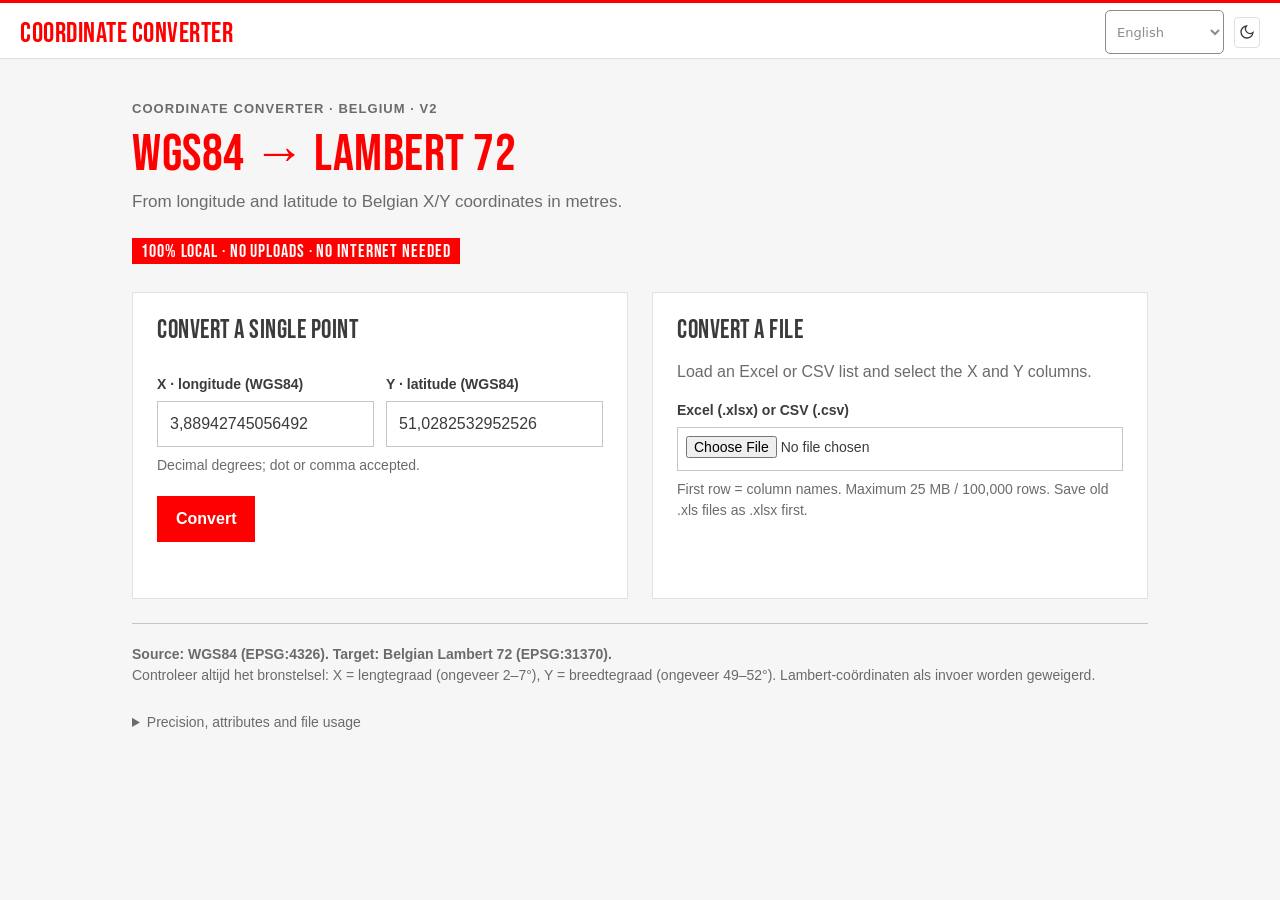
<file: assets/guide-five.html>
<!doctype html>
<html lang="nl"><head><meta charset="utf-8"><meta name="viewport" content="width=device-width,initial-scale=1"><meta http-equiv="Content-Security-Policy" content="default-src 'none'; script-src 'self' 'unsafe-inline'; style-src 'self' 'unsafe-inline'; font-src 'self'; connect-src 'none'; img-src 'self' data:; form-action 'none'; base-uri 'none'"><title>WGS84 → Lambert 72</title>
<link rel="icon" href="assets/favicon.ico" sizes="any">
<link rel="stylesheet" href="assets/fonts/fonts.css">
<link rel="stylesheet" href="assets/topbar.css">
<script src="assets/theme.js"></script>
<style>
/* JACOPS brandguide: rood, wit, donkergrijs, lichtgrijs · titels Bebas Neue (hoofdletters), tekst Calibri · vierkante hoeken.
   Donkere modus via html.dark (assets/theme.js), gedeeld met de andere tools. */
:root{color-scheme:light;--bg:#f6f6f6;--surface:#fff;--surface-2:#f9f9f9;--text:#3b3b3b;--muted:#6b6b6a;--line:#e2e2e1;--line-2:#c6c6c5;--red:#ff0000;--red-ink:#d10000;--error:#d10000;--success:#1a7f4e;--title:'Bebas Neue',Impact,'Arial Narrow',sans-serif;--body:Calibri,Carlito,'Segoe UI',Arial,sans-serif}
html.dark{color-scheme:dark;--bg:#1a1a1a;--surface:#242424;--surface-2:#2a2a2a;--text:#f2f2f2;--muted:#b5b5b4;--line:#3b3b3b;--line-2:#555;--red:#ff2a2a;--red-ink:#ff5c5c;--error:#ff7070;--success:#4cc38a}
*{box-sizing:border-box}body{margin:0;font:16px/1.5 var(--body);background:var(--bg);color:var(--text)}main{max-width:1080px;margin:auto;padding:40px 32px}
.eyebrow{font-size:13px;font-weight:700;color:var(--muted);letter-spacing:.08em;text-transform:uppercase}
h1{font:400 52px/1 var(--title);letter-spacing:.01em;text-transform:uppercase;color:var(--red);margin:10px 0 8px}
h2{font:400 26px/1.1 var(--title);letter-spacing:.02em;text-transform:uppercase;color:var(--text);margin:0 0 14px}
p{margin:8px 0 16px}header .muted{font-weight:300;font-size:17px}.muted,small{color:var(--muted)}small{font-size:14px;display:block}
.privacy{display:inline-block;padding:5px 9px 3px;background:var(--red);color:#fff;font:400 18px/1 var(--title);letter-spacing:.05em;margin:8px 0 28px}
.grid{display:grid;grid-template-columns:1fr 1fr;gap:24px}.card{background:var(--surface);border:1px solid var(--line);padding:24px;min-width:0}.wide{margin-top:24px}
label{display:block;font-size:14px;font-weight:700;margin:14px 0 6px}input,select,button{font:inherit;min-height:44px;border-radius:0}
input,select{width:100%;padding:10px 12px;border:1px solid var(--line-2);background:var(--surface);color:var(--text)}input[type=file]{padding:8px;font-size:14px}
input[type=checkbox]{width:18px;min-height:18px;accent-color:var(--red)}
button{background:var(--red);color:#fff;border:1px solid var(--red);padding:10px 18px;font-weight:700;cursor:pointer}button:hover{background:var(--red-ink);border-color:var(--red-ink)}
button.secondary{background:var(--surface);border-color:var(--line-2);color:var(--text)}button.secondary:hover{background:var(--surface-2);border-color:var(--muted)}
button:disabled{opacity:.45;cursor:not-allowed}:focus-visible{outline:3px solid var(--red);outline-offset:3px}
.row{display:flex;gap:12px;align-items:end;flex-wrap:wrap}.row>div{flex:1;min-width:140px}.actions{display:flex;gap:12px;flex-wrap:wrap;margin-top:20px}
.result{background:var(--surface-2);border-left:4px solid var(--red);padding:16px;margin-top:20px}.numbers{display:flex;gap:28px;flex-wrap:wrap}
.numbers strong{font-size:24px;font-weight:700;font-variant-numeric:tabular-nums}.numbers small{margin-bottom:4px}
.error{color:var(--error)}.success{color:var(--success)}#status{margin-top:16px;white-space:pre-line}
.check{display:flex;align-items:flex-start;gap:8px;font-size:14px;font-weight:400;margin:16px 0}.check input{flex-shrink:0;margin-top:2px}
.scroll{overflow:auto;max-height:300px;margin-top:16px}table{border-collapse:collapse;width:100%;font-size:14px;white-space:nowrap}
th,td{padding:10px 12px;text-align:left;border-bottom:1px solid var(--line);font-variant-numeric:tabular-nums}th{background:var(--surface-2);position:sticky;top:0}
footer{margin-top:24px;border-top:1px solid var(--line-2);padding-top:20px;font-size:14px;color:var(--muted)}details{margin-top:16px}summary{cursor:pointer;min-height:44px;padding:10px 0}
code{font-size:13px}#manualStatus{min-height:22px;font-size:14px;margin-top:10px}a{color:var(--red-ink)}[hidden]{display:none!important}.lb-top button{min-height:0}
@media(max-width:700px){main{padding:24px 18px}.grid{grid-template-columns:1fr}h1{font-size:42px}.card{padding:20px}.numbers{gap:16px}}
</style></head><body>
<div class="lb-top"><div class="lb-wrap">
  <a class="lb-brand" href="index.html" title="Naar overzicht">Coordinate Converter</a>
  <div class="lb-meta"><button type="button" class="lb-btn lb-theme" data-theme-toggle title="Licht / donker" aria-label="Wissel tussen licht en donker thema"><svg width="16" height="16" viewBox="0 0 24 24" fill="none" stroke="currentColor" stroke-width="2" stroke-linecap="round" aria-hidden="true"><g class="i-sun"><circle cx="12" cy="12" r="4"/><path d="M12 2v2M12 20v2M4.9 4.9l1.4 1.4M17.7 17.7l1.4 1.4M2 12h2M20 12h2M4.9 19.1l1.4-1.4M17.7 6.3l1.4-1.4"/></g><path class="i-moon" d="M21 12.8A9 9 0 1 1 11.2 3a7 7 0 0 0 9.8 9.8z"/></svg></button></div>
</div></div>
<main>
<header><div class="eyebrow">Coördinatenconverter · België · v2</div><h1>WGS84 → Lambert 72</h1><p class="muted">Van lengte- en breedtegraden naar Belgische X/Y-coördinaten in meters.</p><div class="privacy">100% lokaal · geen uploads · geen internet nodig</div></header>
<div class="grid"><section class="card"><h2>Eén punt omzetten</h2><div class="row"><div><label for="lon">X · lengtegraad (WGS84)</label><input id="lon" type="text" inputmode="decimal" value="3,88942745056492"></div><div><label for="lat">Y · breedtegraad (WGS84)</label><input id="lat" type="text" inputmode="decimal" value="51,0282532952526"></div></div><small style="margin-top:8px">Decimale graden; punt of komma is toegestaan.</small><div class="actions"><button id="one">Omzetten</button></div><div id="manualStatus" aria-live="polite"></div><div id="single" class="result" hidden><div class="numbers"><div><small>X · Lambert 72 (m)</small><strong id="outX"></strong></div><div><small>Y · Lambert 72 (m)</small><strong id="outY"></strong></div></div><small style="margin-top:12px">Belgian Lambert 72 · EPSG:31370</small></div></section>
<section class="card"><h2>Een bestand omzetten</h2><p class="muted">Lees een Excel- of CSV-lijst in en selecteer de X- en Y-kolommen.</p><label for="file">Excel (.xlsx) of CSV (.csv)</label><input id="file" type="file" accept=".xlsx,.csv,.tsv"><small style="margin-top:8px">Eerste rij = kolomnamen. Maximaal 25 MB / 100.000 rijen. Oud .xls-formaat: eerst opslaan als .xlsx.</small><div id="config" hidden><label for="sheet">Werkblad</label><select id="sheet"></select><div class="row"><div><label for="xcol">X · lengtegraad</label><select id="xcol"></select></div><div><label for="ycol">Y · breedtegraad</label><select id="ycol"></select></div></div><label class="check"><input id="replace" type="checkbox" checked><span>Vervang de geselecteerde X/Y-kolommen door Lambert 72. Voeg ook X_L72 en Y_L72 toe.</span></label><button id="batch">Bestand omzetten</button></div><div id="status" role="status" aria-live="polite"></div></section></div>
<section id="output" class="card wide" hidden><h2>Resultaat</h2><p id="summary"></p><small id="attrNote"></small><div class="actions"><button id="downloadShape">Download shapefile (.zip)</button><button id="downloadCsv" class="secondary">Download CSV</button><button id="downloadErrors" class="secondary" hidden>Download overgeslagen rijen</button></div><div class="scroll"><table><thead><tr><th>Bronrij</th><th>X · WGS84</th><th>Y · WGS84</th><th>X · Lambert 72</th><th>Y · Lambert 72</th></tr></thead><tbody id="preview"></tbody></table></div><small style="margin-top:12px">Voorbeeld van maximaal 10 punten. Punten op dezelfde locatie blijven afzonderlijke records.</small></section>
<footer><strong>Bron: WGS84 (EPSG:4326). Doel: Belgian Lambert 72 (EPSG:31370).</strong><br>Controleer altijd het bronstelsel: X = lengtegraad (ongeveer 2–7°), Y = breedtegraad (ongeveer 49–52°). Lambert-coördinaten als invoer worden geweigerd.<details><summary>Precisie, attributen en bestandsgebruik</summary><p>Deze tool gebruikt de gecorrigeerde 7-parameter-datumtransformatie tussen WGS84 en BD72 (EPSG:15929, correct omgezet naar de position-vectorconventie), gevolgd door de Lambert-projectie op de International 1924-ellipsoïde. Er wordt geen lokale correctiegrid gebruikt. Houd rekening met een afwijking op meterniveau; dit is geen vervanging voor een landmeetkundige transformatie. Drie decimalen zijn uitvoerprecisie, geen nauwkeurigheidsgarantie. Gecontroleerd tegen het gepubliceerde PROJ-referentiepunt: WGS84 (4.3839; 50.8428) → Lambert 72 (151066.89; 170265.84). Deze v2 vervangt de vorige versie.</p><p>De CSV bewaart alle kolommen met hun volledige namen. Shapefileveldnamen hebben maximaal 10 tekens; de ZIP bevat een kolommenlegende. Attributen worden als tekst bewaard, behalve de coördinaten. Tekst langer dan 254 UTF-8-bytes wordt alleen in het shapefile ingekort; de volledige tekst blijft in de CSV. Excel wordt als opgeslagen waarde gelezen: formules worden niet opnieuw berekend; datums kunnen als Excel-serienummer verschijnen.</p><p>Pak de shapefile-ZIP uit. Open het .shp-bestand in QGIS en houd .shp, .shx, .dbf, .prj en .cpg in dezelfde map. De tool heeft een recente versie van Chrome, Edge, Firefox of Safari nodig. Bestanden worden uitsluitend in het browsergeheugen verwerkt en niet opgeslagen door de tool.</p></details></footer>
</main><script>
'use strict';
const $=id=>document.getElementById(id),enc=new TextEncoder(),dec=new TextDecoder('utf-8');
const rad=Math.PI/180,A=6378388,F0=1/297,E2=2*F0-F0*F0,E=Math.sqrt(E2),E1=2/298.257223563-1/298.257223563**2;
const r=[.3366,-.457,1.8422].map(x=>x*rad/3600),s=1-1.2747e-6,M=[[s,-s*r[2],s*r[1]],[s*r[2],s,-s*r[0]],[-s*r[1],s*r[0],s]],D=[-106.8686,52.2978,-103.7239];
function inv3(m){const [a,b,c]=m[0],[d,e,f]=m[1],[g,h,i]=m[2],det=a*(e*i-f*h)-b*(d*i-f*g)+c*(d*h-e*g);return [[e*i-f*h,c*h-b*i,b*f-c*e],[f*g-d*i,a*i-c*g,c*d-a*f],[d*h-e*g,b*g-a*h,a*e-b*d]].map(row=>row.map(x=>x/det))}const IM=inv3(M);
const tt=p=>Math.tan(Math.PI/4-p/2)/(((1-E*Math.sin(p))/(1+E*Math.sin(p)))**(E/2)),mm=p=>Math.cos(p)/Math.sqrt(1-E2*Math.sin(p)**2),p1=49.8333339*rad,p2=51.1666672333333*rad,N=Math.log(mm(p1)/mm(p2))/Math.log(tt(p1)/tt(p2)),FF=mm(p1)/(N*tt(p1)**N);
function number(v){if(v===null||v===undefined||String(v).trim()==='')throw Error('Ontbrekende coördinaat.');let z=String(v).trim();if(!/^[+-]?(?:\d+(?:[.,]\d*)?|[.,]\d+)(?:[eE][+-]?\d+)?$/.test(z))throw Error('Geen geldige decimale coördinaat.');let n=Number(z.replace(',','.'));if(!Number.isFinite(n))throw Error('Ongeldige coördinaat.');return n}
function convert(lon,lat){lon=number(lon);lat=number(lat);if(!(lon>=2&&lon<=7&&lat>=49&&lat<=52))throw Error('Buiten het Belgische bereik. Verwacht WGS84: X = lengtegraad (2–7), Y = breedtegraad (49–52).');let lo=lon*rad,ph=lat*rad,n=6378137/Math.sqrt(1-E1*Math.sin(ph)**2);const w=[n*Math.cos(ph)*Math.cos(lo),n*Math.cos(ph)*Math.sin(lo),n*(1-E1)*Math.sin(ph)].map((v,i)=>v-D[i]);const [x,y,z]=IM.map(row=>row.reduce((v,c,i)=>v+c*w[i],0));lo=Math.atan2(y,x);let p=Math.hypot(x,y);ph=Math.atan2(z,p*(1-E2));for(let j=0;j<15;j++){n=A/Math.sqrt(1-E2*Math.sin(ph)**2);ph=Math.atan2(z+E2*n*Math.sin(ph),p)}const rho=A*FF*tt(ph)**N,theta=N*(lo-4.36748666666667*rad);return [150000.013+rho*Math.sin(theta),5400088.438-rho*Math.cos(theta)]}
$('one').onclick=()=>{try{const [x,y]=convert($('lon').value,$('lat').value);$('outX').textContent=x.toFixed(3);$('outY').textContent=y.toFixed(3);$('single').hidden=false;$('manualStatus').textContent='';}catch(e){$('single').hidden=true;$('manualStatus').className='error';$('manualStatus').textContent=e.message}};
function csvParse(text){text=text.replace(/^\uFEFF/,'');const line=text.split(/\r?\n/)[0],counts=[',',';','\t'].map(d=>[d,(line.match(new RegExp(d==='\t'?'\t':d,'g'))||[]).length]).sort((a,b)=>b[1]-a[1]),sep=counts[0][0];let rows=[],row=[],v='',q=false;for(let i=0;i<text.length;i++){let c=text[i];if(c==='"'){if(q&&text[i+1]==='"'){v+='"';i++}else if(q||v==='')q=!q;else v+=c}else if(!q&&c===sep){row.push(v);v=''}else if(!q&&(c==='\n'||c==='\r')){if(c==='\r'&&text[i+1]==='\n')i++;row.push(v);if(row.some(z=>z!==''))rows.push(row);row=[];v=''}else v+=c}if(q)throw Error('CSV bevat een niet-afgesloten aanhalingsteken.');row.push(v);if(row.some(z=>z!==''))rows.push(row);return rows}
const localName=(node,name)=>Array.from(node.getElementsByTagNameNS('*',name));function xml(bytes){const x=new DOMParser().parseFromString(dec.decode(bytes),'application/xml');if(x.getElementsByTagName('parsererror').length)throw Error('Ongeldig Excel XML-bestand.');return x}
async function unzip(buf){const v=new DataView(buf),a=new Uint8Array(buf);let end=a.length-22;while(end>=Math.max(0,a.length-65557)&&v.getUint32(end,true)!==0x06054b50)end--;if(end<0||v.getUint32(end,true)!==0x06054b50)throw Error('Ongeldig XLSX-bestand.');let count=v.getUint16(end+10,true),pos=v.getUint32(end+16,true),files=new Map(),total=0;for(let k=0;k<count;k++){if(v.getUint32(pos,true)!==0x02014b50)throw Error('Ongeldige ZIP-index.');const flag=v.getUint16(pos+8,true),method=v.getUint16(pos+10,true),len=v.getUint32(pos+20,true),size=v.getUint32(pos+24,true),nl=v.getUint16(pos+28,true),el=v.getUint16(pos+30,true),cl=v.getUint16(pos+32,true),off=v.getUint32(pos+42,true),name=dec.decode(a.slice(pos+46,pos+46+nl));total+=size;if(total>150*1024*1024)throw Error('Uitgepakt Excelbestand is te groot (max. 150 MB).');files.set(name,{flag,method,len,size,off});pos+=46+nl+el+cl}return {async read(name){const f=files.get(name);if(!f)throw Error('Excelonderdeel ontbreekt: '+name);if(f.flag&1)throw Error('Beveiligde Excelbestanden worden niet ondersteund.');let start=f.off+30+v.getUint16(f.off+26,true)+v.getUint16(f.off+28,true),data=a.slice(start,start+f.len);if(f.method===0)return data;if(f.method!==8)throw Error('Niet-ondersteunde ZIP-compressie.');if(typeof DecompressionStream==='undefined')throw Error('Browser te oud voor Excel. Gebruik een recente browser of sla op als CSV.');const stream=new Blob([data]).stream().pipeThrough(new DecompressionStream('deflate-raw')),reader=stream.getReader(),parts=[];let length=0;while(true){const {done,value}=await reader.read();if(done)break;length+=value.length;if(length>f.size||length>150*1024*1024){await reader.cancel();throw Error('Excelonderdeel overschrijdt de maximale grootte.')}parts.push(value)}if(length!==f.size)throw Error('Beschadigd Excelonderdeel.');return concat(parts)}}}
function concat(parts){let r=new Uint8Array(parts.reduce((s,p)=>s+p.length,0)),i=0;for(const p of parts){r.set(p,i);i+=p.length}return r}
let sheets=[],headers=[],data=[],sourceRows=[],points=[],errors=[],resultHeaders=[],resultRows=[],filename='punten',loadToken=0;
function msg(t,error=false){$('status').textContent=t;$('status').className=error?'error':'muted'}
function resetOutput(){$('output').hidden=true;points=[];errors=[];resultRows=[]}
function chooseSheet(){resetOutput();const sh=sheets[Number($('sheet').value)];const first=sh.rows.findIndex(r=>r&&r.some(x=>String(x??'').trim()!==''));if(first<0)throw Error('Leeg werkblad.');const raw=sh.rows.slice(first+1);const width=sh.rows[first].length;if(width>250)throw Error('Maximaal 250 kolommen voor shapefile-uitvoer.');headers=Array.from({length:width},(_,i)=>String(sh.rows[first][i]??'').trim()||'Kolom_'+(i+1));data=[];sourceRows=[];raw.forEach((r,i)=>{if(r&&r.some(v=>String(v??'').trim()!=='')){if(r.length>width)throw Error('Een rij heeft meer waarden dan de kolomkoppen. Controleer het scheidingsteken.');data.push(headers.map((_,j)=>String(r[j]??'')));sourceRows.push(first+i+2)}});if(data.length>100000)throw Error('Maximaal 100.000 rijen.');for(const id of ['xcol','ycol']){$(id).replaceChildren(...headers.map((h,i)=>new Option(h,String(i))))}function guess(axis){const pats=axis==='x'?[/^h4f\.unit\.x$/i,/^(x|lon|lng|longitude|lengtegraad)$/i,/(^|[._ -])(x|longitude|lon)$/i]:[/^h4f\.unit\.y$/i,/^(y|lat|latitude|breedtegraad)$/i,/(^|[._ -])(y|latitude|lat)$/i];for(const p of pats){const i=headers.findIndex(h=>p.test(h));if(i>=0)return i}return axis==='x'?0:Math.min(1,headers.length-1)}$('xcol').value=guess('x');$('ycol').value=guess('y');$('batch').disabled=!data.length;msg(`${data.length.toLocaleString('nl-BE')} rijen ingelezen. Controleer de bronkolommen.`)}
$('sheet').onchange=()=>{try{chooseSheet()}catch(e){$('config').hidden=true;msg(e.message,true)}};
$('file').onchange=async()=>{const token=++loadToken;resetOutput();$('config').hidden=true;sheets=[];let file=$('file').files[0];if(!file)return;filename=file.name.replace(/\.[^.]+$/,'').replace(/[^a-zA-Z0-9_-]/g,'_').slice(0,64)||'punten';msg('Bestand lezen…');try{if(file.size>25*1024*1024)throw Error('Bestand is groter dan 25 MB.');if(/\.xlsx$/i.test(file.name)){const zip=await unzip(await file.arrayBuffer()),book=xml(await zip.read('xl/workbook.xml')),rels=xml(await zip.read('xl/_rels/workbook.xml.rels'));let shared=[];try{const sx=xml(await zip.read('xl/sharedStrings.xml'));shared=localName(sx,'si').map(n=>localName(n,'t').map(t=>t.textContent).join(''))}catch(e){if(!e.message.startsWith('Excelonderdeel ontbreekt:'))throw e}const rs=new Map(localName(rels,'Relationship').map(r=>[r.getAttribute('Id'),r]));for(const sh of localName(book,'sheet')){const id=sh.getAttribute('r:id')||sh.getAttributeNS('http://schemas.openxmlformats.org/officeDocument/2006/relationships','id'),rel=rs.get(id);if(!rel||rel.getAttribute('TargetMode')==='External')continue;let target=rel.getAttribute('Target');target=target.startsWith('/')?target.slice(1):'xl/'+target;let clean=[];for(const part of target.split('/')){if(part==='..')clean.pop();else if(part&&part!=='.')clean.push(part)}const sx=xml(await zip.read(clean.join('/'))),rows=[];for(const rn of localName(sx,'row')){let row=[];const rid=Number(rn.getAttribute('r'));if(!Number.isInteger(rid)||rid<1||rid>100001)throw Error('Werkblad bevat meer dan 100.000 rijen of een ongeldige rij-index.');for(const c of localName(rn,'c')){const ref=c.getAttribute('r')||'',letters=ref.match(/^[A-Z]+/i);if(!letters)throw Error('Excelcel zonder geldige kolomverwijzing.');let col=0;for(const x of letters[0].toUpperCase())col=col*26+x.charCodeAt(0)-64;if(col>250)throw Error('Maximaal 250 kolommen ondersteund.');const type=c.getAttribute('t'),v=localName(c,'v')[0]?.textContent??'';row[col-1]=type==='s'?(shared[Number(v)]??''):type==='inlineStr'?localName(c,'t').map(t=>t.textContent).join(''):type==='b'?(v==='1'?'true':'false'):v}rows[rid-1]=row}sheets.push({name:sh.getAttribute('name'),rows})}}else if(/\.(csv|tsv)$/i.test(file.name)){sheets=[{name:'CSV',rows:csvParse(await file.text())}]}else throw Error('Gebruik een .xlsx-, .csv- of .tsv-bestand.');if(token!==loadToken)return;if(!sheets.length)throw Error('Geen werkbladen gevonden.');$('sheet').replaceChildren(...sheets.map((s,i)=>new Option(s.name,String(i))));$('sheet').disabled=sheets.length===1;chooseSheet();$('config').hidden=false}catch(e){if(token===loadToken)msg(e.message,true)}};
for(const id of ['xcol','ycol','replace'])$(id).onchange=resetOutput;
function unique(base,used){let name=base,i=2;while(used.has(name)){name=base+'_'+i++}used.add(name);return name}
$('batch').onclick=()=>{resetOutput();try{const ix=Number($('xcol').value),iy=Number($('ycol').value);if(ix===iy)throw Error('Kies twee verschillende kolommen.');const used=new Set(headers),xh=unique('X_L72',used),yh=unique('Y_L72',used);resultHeaders=[...headers,xh,yh];for(let i=0;i<data.length;i++){const row=data[i];try{const lo=number(row[ix]),la=number(row[iy]),xy=convert(lo,la),out=[...row];if($('replace').checked){out[ix]=xy[0].toFixed(3);out[iy]=xy[1].toFixed(3)}points.push({row:sourceRows[i],lon:lo,lat:la,xy});resultRows.push([...out,...xy.map(n=>n.toFixed(3))])}catch(e){errors.push([String(sourceRows[i]),e.message,...row])}}if(!points.length)throw Error(`Geen geldige punten. ${errors.length} rijen hebben ontbrekende, ongeldige of niet-Belgische WGS84-coördinaten. Controleer de kolommen.`);$('summary').textContent=`${points.length.toLocaleString('nl-BE')} punten omgezet naar EPSG:31370. ${errors.length?errors.length.toLocaleString('nl-BE')+' rijen overgeslagen; download het foutenbestand voor de details.':'Geen rijen overgeslagen.'}`;$('summary').className=errors.length?'error':'success';$('downloadErrors').hidden=!errors.length;$('preview').replaceChildren(...points.slice(0,10).map(p=>{const tr=document.createElement('tr');for(const v of [p.row,p.lon,p.lat,...p.xy.map(n=>n.toFixed(3))]){const td=document.createElement('td');td.textContent=v;tr.append(td)}return tr}));const trunc=resultRows.some(r=>r.some(c=>enc.encode(String(c)).length>254));$('attrNote').textContent=trunc?'Let op: lange tekst wordt in shapefilevelden ingekort. De CSV bewaart de volledige tekst.':'Alle attributen blijven behouden. De ZIP bevat ook de CSV en kolommenlegende.';$('output').hidden=false;msg('Conversie gereed. Kies hieronder je download.')}catch(e){msg(e.message,true)}};
function csvCell(v){v=String(v??'');if(/^[=+@\t\r]/.test(v)||/^-[^0-9.]/.test(v))v="'"+v;return /[;"\r\n]/.test(v)?'"'+v.replaceAll('"','""')+'"':v}function csvString(h,rs){return '\uFEFF'+[h,...rs].map(r=>r.map(csvCell).join(';')).join('\r\n')+'\r\n'}function save(bytes,name,type){const url=URL.createObjectURL(new Blob([bytes],{type})),a=document.createElement('a');a.href=url;a.download=name;document.body.append(a);a.click();a.remove();setTimeout(()=>URL.revokeObjectURL(url),60000)}
$('downloadCsv').onclick=()=>save(csvString(resultHeaders,resultRows),filename+'_Lambert72.csv','text/csv;charset=utf-8');$('downloadErrors').onclick=()=>save(csvString(['Bronrij','Fout',...headers],errors),filename+'_overgeslagen.csv','text/csv;charset=utf-8');
const PRJ='PROJCS["Belge 1972 / Belgian Lambert 72",GEOGCS["Belge 1972",DATUM["Reseau_National_Belge_1972",SPHEROID["International 1924",6378388,297]],PRIMEM["Greenwich",0],UNIT["degree",0.0174532925199433]],PROJECTION["Lambert_Conformal_Conic_2SP"],PARAMETER["latitude_of_origin",90],PARAMETER["central_meridian",4.36748666666667],PARAMETER["standard_parallel_1",49.8333339],PARAMETER["standard_parallel_2",51.1666672333333],PARAMETER["false_easting",150000.013],PARAMETER["false_northing",5400088.438],UNIT["metre",1],AUTHORITY["EPSG","31370"]]';
function utf8Cut(str,max){let b=enc.encode(str);if(b.length<=max)return b;let end=max;while(end>0&&(b[end]&0xc0)===0x80)end--;return b.slice(0,end)}
function shapeFiles(){const n=points.length,bounds=[Infinity,Infinity,-Infinity,-Infinity];for(const p of points){bounds[0]=Math.min(bounds[0],p.xy[0]);bounds[1]=Math.min(bounds[1],p.xy[1]);bounds[2]=Math.max(bounds[2],p.xy[0]);bounds[3]=Math.max(bounds[3],p.xy[1])}function head(a){const d=new DataView(a.buffer);d.setInt32(0,9994);d.setInt32(24,a.length/2);d.setInt32(28,1000,true);d.setInt32(32,1,true);bounds.forEach((b,i)=>d.setFloat64(36+8*i,b,true));return d}const shp=new Uint8Array(100+n*28),shx=new Uint8Array(100+n*8),d=head(shp),idx=head(shx);points.forEach((p,i)=>{let pos=100+28*i;d.setInt32(pos,i+1);d.setInt32(pos+4,10);d.setInt32(pos+8,1,true);d.setFloat64(pos+12,p.xy[0],true);d.setFloat64(pos+20,p.xy[1],true);idx.setInt32(100+8*i,50+14*i);idx.setInt32(104+8*i,10)});let used=new Set();const ix=Number($('xcol').value),iy=Number($('ycol').value),fields=resultHeaders.map((h,j)=>{let root=h.replace(/^h4f\.unit\./,'').replace(/[^a-zA-Z0-9_]/g,'_').toUpperCase().slice(0,10)||'VELD';if(!/^[A-Z_]/.test(root))root='F'+root.slice(0,9);let name=root,k=2;while(used.has(name)){const suffix=String(k++);name=root.slice(0,10-suffix.length)+suffix}used.add(name);let numeric=j>=headers.length||($('replace').checked&&(j===ix||j===iy)),width=numeric?19:1;if(!numeric)for(const row of resultRows)width=Math.max(width,Math.min(254,enc.encode(row[j]).length));return {name,width,type:numeric?'N':'C'}}),len=1+fields.reduce((s,f)=>s+f.width,0),hlen=33+32*fields.length;if(len>65535)throw Error('Te brede tabel voor DBF. Gebruik CSV.');const dbf=new Uint8Array(hlen+n*len+1),dv=new DataView(dbf.buffer),now=new Date();dbf[0]=3;dbf[1]=now.getFullYear()-1900;dbf[2]=now.getMonth()+1;dbf[3]=now.getDate();dv.setUint32(4,n,true);dv.setUint16(8,hlen,true);dv.setUint16(10,len,true);fields.forEach((f,i)=>{const pos=32+i*32;dbf.set(enc.encode(f.name),pos);dbf[pos+11]=f.type.charCodeAt(0);dbf[pos+16]=f.width;dbf[pos+17]=f.type==='N'?3:0});dbf[hlen-1]=13;for(let i=0;i<n;i++){let pos=hlen+i*len;dbf[pos++]=32;for(let j=0;j<fields.length;j++){const f=fields[j];dbf.fill(32,pos,pos+f.width);let val=resultRows[i][j],b=f.type==='N'?enc.encode(Number(val).toFixed(3).padStart(f.width,' ')):utf8Cut(val,f.width);if(b.length>f.width)throw Error('Numeriek veld past niet in shapefile.');dbf.set(b,pos);pos+=f.width}}dbf[dbf.length-1]=26;const name=filename+'_Lambert72',entries=[[name+'.shp',shp],[name+'.shx',shx],[name+'.dbf',dbf],[name+'.prj',enc.encode(PRJ)],[name+'.cpg',enc.encode('UTF-8')],[name+'.csv',enc.encode(csvString(resultHeaders,resultRows))],['kolomnamen.csv',enc.encode(csvString(['Shapefileveld','Volledige kolomnaam'],fields.map((f,i)=>[f.name,resultHeaders[i]])))],['LEESMIJ.txt',enc.encode(`WGS84 naar Lambert 72 converter\r\n${n} punten, ${errors.length} rijen overgeslagen.\r\nBron: WGS84 EPSG:4326 (X=lengtegraad, Y=breedtegraad). Doel: EPSG:31370, meters.\r\nTransformatie: inverse EPSG:15929 (7 parameters), daarna Lambert-projectie. Geen correctiegrid; houd rekening met afwijkingen op meterniveau. Geen landmeetkundige nauwkeurigheid gegarandeerd.\r\nX/Y-bronkolommen ${$('replace').checked?'zijn vervangen door Lambert72-waarden.':'zijn behouden als WGS84-graden.'} X_L72/Y_L72 (eventueel met suffix bij bestaande gelijknamige kolommen) bevatten Lambert72-coordinaten.\r\nHoud de .shp, .shx, .dbf, .prj en .cpg samen. Open .shp in QGIS.\r\nVeldnamen: zie kolomnamen.csv. Tekstvelden max. 254 UTF-8-bytes; de CSV bewaart volledige tekst.\r\nCSV: puntkomma, UTF-8; potentieel uitvoerbare spreadsheetformules krijgen een beschermende apostrof.\r\n` )]];if(errors.length)entries.push(['overgeslagen.csv',enc.encode(csvString(['Bronrij','Fout',...headers],errors))]);return entries}
const crcTable=Array.from({length:256},(_,i)=>{let c=i;for(let j=0;j<8;j++)c=c&1?0xedb88320^(c>>>1):c>>>1;return c>>>0});function crc32(b){let c=0xffffffff;for(const v of b)c=crcTable[(c^v)&255]^(c>>>8);return (c^0xffffffff)>>>0}
function zipStore(entries){let locals=[],centrals=[],offset=0;const now=new Date(),time=(now.getHours()<<11)|(now.getMinutes()<<5)|(now.getSeconds()>>1),date=((now.getFullYear()-1980)<<9)|((now.getMonth()+1)<<5)|now.getDate();for(const [name,bytes] of entries){const fn=enc.encode(name),crc=crc32(bytes),l=new Uint8Array(30+fn.length),d=new DataView(l.buffer);d.setUint32(0,0x04034b50,true);d.setUint16(4,20,true);d.setUint16(6,0x800,true);d.setUint16(10,time,true);d.setUint16(12,date,true);d.setUint32(14,crc,true);d.setUint32(18,bytes.length,true);d.setUint32(22,bytes.length,true);d.setUint16(26,fn.length,true);l.set(fn,30);locals.push(l,bytes);const c=new Uint8Array(46+fn.length),v=new DataView(c.buffer);v.setUint32(0,0x02014b50,true);v.setUint16(4,20,true);v.setUint16(6,20,true);v.setUint16(8,0x800,true);v.setUint16(12,time,true);v.setUint16(14,date,true);v.setUint32(16,crc,true);v.setUint32(20,bytes.length,true);v.setUint32(24,bytes.length,true);v.setUint16(28,fn.length,true);v.setUint32(42,offset,true);c.set(fn,46);centrals.push(c);offset+=l.length+bytes.length}const central=concat(centrals),end=new Uint8Array(22),v=new DataView(end.buffer);v.setUint32(0,0x06054b50,true);v.setUint16(8,entries.length,true);v.setUint16(10,entries.length,true);v.setUint32(12,central.length,true);v.setUint32(16,offset,true);return concat([...locals,central,end])}
$('downloadShape').onclick=()=>{try{save(zipStore(shapeFiles()),filename+'_EPSG31370.zip','application/zip')}catch(e){msg(e.message,true)}};
</script><script src="assets/i18n.js?v=3"></script>
</body></html>
</file>
<file: assets/fonts/fonts.css>
/* Bebas Neue (SIL OFL 1.1) — self-hosted, JACOPS titelfont */
@font-face{font-family:"Bebas Neue";font-style:normal;font-weight:400;font-display:swap;
  src:url("bebas-neue-latin-ext-400-normal.woff2") format("woff2");
  unicode-range:U+0100-02BA,U+02BD-02C5,U+02C7-02CC,U+02CE-02D7,U+02DD-02FF,U+0304,U+0308,U+0329,U+1D00-1DBF,U+1E00-1E9F,U+1EF2-1EFF,U+2020,U+20A0-20AB,U+20AD-20C0,U+2113,U+2C60-2C7F,U+A720-A7FF;}
@font-face{font-family:"Bebas Neue";font-style:normal;font-weight:400;font-display:swap;
  src:url("bebas-neue-latin-400-normal.woff2") format("woff2");
  unicode-range:U+0000-00FF,U+0131,U+0152-0153,U+02BB-02BC,U+02C6,U+02DA,U+02DC,U+0304,U+0308,U+0329,U+2000-206F,U+20AC,U+2122,U+2191,U+2193,U+2212,U+2215,U+FEFF,U+FFFD;}
</file>
<file: assets/style.css>
/* ============================================================
   Design tokens — JACOPS brandguide
   Rood #ff0000 · Wit #ffffff · Grijs #c6c6c5 · Donkergrijs #3b3b3b
   Titels: Bebas Neue · Tekst: Calibri
   ============================================================ */
:root {
  --red:        #ff0000;   /* RAL 3028 pure red / Pantone 1795 */
  --red-dark:   #d10000;   /* hover / small red text (contrast) */
  --red-wash:   #fff0f0;
  --white:      #ffffff;
  --grey:       #c6c6c5;   /* CMYK 0-0-0-30 */
  --grey-soft:  #ececeb;
  --grey-bg:    #f6f6f6;
  --dark:       #3b3b3b;   /* Pantone 447c / RAL 7021 */
  --dark-soft:  #6b6b6a;
  --bg:         #ffffff;
  --surface:    #ffffff;
  --bar-bg:     rgba(255,255,255,0.94);
  --btn-bg:     #efefee;

  --display: "Bebas Neue", "Bebas Neue Pro", Impact, "Arial Narrow", sans-serif;
  --body:    Calibri, Carlito, "Segoe UI", -apple-system, Arial, sans-serif;

  --max-w: 1180px;
  --band-h: 64px;
}

/* Dark mode — toggled by assets/theme.js (html.dark) */
html.dark {
  --red-dark:   #ff7070;
  --red-wash:   #3a1414;
  --grey:       #4a4a4a;
  --grey-soft:  #2e2e2e;
  --dark:       #f2f2f2;
  --dark-soft:  #b5b5b4;
  --bg:         #1a1a1a;
  --surface:    #242424;
  --bar-bg:     rgba(26,26,26,0.94);
  --btn-bg:     #2e2e2e;
  color-scheme: dark;
}

.theme-btn {
  position: fixed;
  z-index: 21;
  top: 1.05rem;
  right: 1.8rem;
  padding: 4px 10px;
  font-family: var(--body);
  font-size: 12px;
  border: 1px solid var(--grey);
  border-radius: 7px;
  background: var(--btn-bg);
  color: var(--dark-soft);
  cursor: pointer;
}
.theme-btn:hover { color: var(--dark); }

* { box-sizing: border-box; }

html { scroll-behavior: smooth; }

body {
  margin: 0;
  background: var(--bg);
  color: var(--dark);
  font-family: var(--body);
  font-size: 17px;
  line-height: 1.5;
  -webkit-font-smoothing: antialiased;
  min-height: 100vh;
  position: relative;
  overflow-x: hidden;
  display: flex;
  flex-direction: column;
}

a { color: inherit; }

/* ============================================================
   Fixed corner marks (logo top-left, J. mark bottom-right)
   ============================================================ */
.corner-mark {
  position: fixed;
  z-index: 20;
  display: flex;
  align-items: center;
  gap: 0.9rem;
  color: var(--dark);
  text-decoration: none;
}

.corner-mark--tl {
  top: 0;
  left: 0;
  right: 0;
  padding: 1.1rem 1.8rem;
  background: var(--bar-bg);
  backdrop-filter: blur(6px);
  border-bottom: 1px solid var(--grey-soft);
}

.corner-mark--tl .logo-mark {
  height: 26px;
  width: auto;
}

.corner-mark--br {
  bottom: calc(var(--band-h) + 1.2rem);
  right: 1.8rem;
  width: 44px;
  height: 44px;
  justify-content: center;
  background: var(--red);
  box-shadow: 0 4px 14px rgba(0,0,0,0.12);
  transition: background 0.2s ease, transform 0.2s ease;
}

.corner-mark--br .logo-mark {
  width: 24px;
  height: auto;
}

.corner-mark--br .wordmark {
  position: absolute;
  width: 1px; height: 1px;
  overflow: hidden;
  clip: rect(0 0 0 0);
}

.corner-mark--br:hover {
  background: var(--red-dark);
  transform: translateY(-2px);
}

.wordmark {
  font-family: var(--display);
  font-size: 1.15rem;
  letter-spacing: 0.04em;
  line-height: 1;
  padding-left: 0.9rem;
  border-left: 1px solid var(--grey);
  color: var(--dark);
  white-space: nowrap;
}

/* ============================================================
   Layout shell
   ============================================================ */
.shell {
  position: relative;
  z-index: 1;
  width: 100%;
  max-width: var(--max-w);
  margin: 0 auto;
  padding: 3rem 2rem 6rem;
  flex: 1;
}

/* ============================================================
   Hero
   ============================================================ */
.hero {
  margin-bottom: 3.2rem;
}

.hero .eyebrow {
  display: inline-block;
  font-family: var(--display);
  font-size: 1.05rem;
  letter-spacing: 0.06em;
  line-height: 1;
  color: var(--white);
  background: var(--red);
  padding: 0.35rem 0.55rem 0.25rem;
  margin: 0 0 1.4rem;
}

.hero h1 {
  font-family: var(--display);
  font-weight: 400;
  font-size: clamp(3.2rem, 7vw, 5.6rem);
  line-height: 0.95;
  margin: 0 0 1.2rem;
  letter-spacing: 0.01em;
  color: var(--dark);
}

.hero h1 em {
  font-style: normal;
  color: var(--red);
}

.hero-copy {
  font-size: 1.1rem;
  font-weight: 300;
  color: var(--dark-soft);
  max-width: 46ch;
  margin: 0;
}

/* ============================================================
   Tool grid
   ============================================================ */
.grid-label {
  font-family: var(--display);
  font-size: 1.5rem;
  letter-spacing: 0.03em;
  line-height: 1;
  color: var(--red);
  margin: 0 0 1.2rem;
  padding-bottom: 0.8rem;
  border-bottom: 2px solid var(--red);
}

.guide-grid {
  display: grid;
  grid-template-columns: repeat(3, 1fr);
  gap: 1rem;
}

.guide-card {
  position: relative;
  display: flex;
  flex-direction: column;
  justify-content: space-between;
  gap: 1.6rem;
  min-height: 240px;
  padding: 1.3rem 1.3rem 1.2rem;
  background: var(--surface);
  border: 1px solid var(--grey);
  border-radius: 0;
  text-decoration: none;
  color: var(--dark);
  overflow: hidden;
  transition: border-color 0.2s ease, transform 0.2s ease, box-shadow 0.2s ease;
}

/* red bar that grows in on hover */
.guide-card::before {
  content: "";
  position: absolute;
  left: 0; top: 0; bottom: 0;
  width: 4px;
  background: var(--red);
  transform: scaleY(0);
  transform-origin: top;
  transition: transform 0.25s ease;
}

.guide-card:hover {
  border-color: var(--red);
  transform: translateY(-2px);
  box-shadow: 0 8px 24px rgba(59,59,59,0.10);
}

.guide-card:hover::before { transform: scaleY(1); }

.guide-card:focus-visible {
  outline: 3px solid var(--red);
  outline-offset: 2px;
}

.card-top {
  display: flex;
  align-items: flex-start;
  justify-content: space-between;
  gap: 0.8rem;
}

.card-bearing {
  font-family: var(--display);
  font-size: 1rem;
  letter-spacing: 0.06em;
  line-height: 1;
  color: var(--white);
  background: var(--red);
  padding: 0.3rem 0.45rem 0.2rem;
}

.card-index {
  font-family: var(--display);
  font-size: 1rem;
  letter-spacing: 0.06em;
  color: var(--grey);
}

.card-meta {
  margin: 0 0 0.3rem;
  font-family: var(--body);
  font-weight: 700;
  color: var(--dark-soft);
  font-size: 0.78rem;
  letter-spacing: 0.08em;
  text-transform: uppercase;
}

.card-title {
  font-family: var(--display);
  font-size: 2.1rem;
  font-weight: 400;
  line-height: 1;
  margin: 0 0 0.5rem;
  letter-spacing: 0.02em;
  color: var(--dark);
}

.card-desc {
  color: var(--dark-soft);
  font-size: 0.98rem;
  font-weight: 300;
  max-width: 34ch;
  margin: 0;
}

.card-cta {
  font-family: var(--display);
  font-size: 1.1rem;
  letter-spacing: 0.05em;
  color: var(--red);
  display: inline-flex;
  align-items: center;
  gap: 0.45rem;
}

.card-cta .arrow {
  transition: transform 0.2s ease;
}

.guide-card:hover .card-cta .arrow {
  transform: translateX(4px);
}

/* ============================================================
   Footer — red brand band with J. mark
   ============================================================ */
.site-footer {
  position: relative;
  z-index: 1;
  width: 100%;
  min-height: var(--band-h);
  padding: 0 1.8rem;
  background: var(--red);
  color: var(--white);
  display: flex;
  justify-content: space-between;
  align-items: center;
  flex-wrap: wrap;
  gap: 1rem;
  font-family: var(--display);
  font-size: 1.15rem;
  letter-spacing: 0.05em;
}

.site-footer::after {
  content: "";
  width: 30px;
  height: 25px;
  background: url("jacops-j-white.svg") no-repeat center / contain;
  order: 3;
}

/* ============================================================
   Subpages
   ============================================================ */
.page-shell {
  position: relative;
  z-index: 1;
  width: 100%;
  max-width: 760px;
  margin: 0 auto;
  padding: 8.5rem 2rem 7rem;
  flex: 1;
}

.back-link {
  display: inline-flex;
  align-items: center;
  gap: 0.5rem;
  font-family: var(--display);
  font-size: 1.1rem;
  letter-spacing: 0.05em;
  color: var(--dark-soft);
  text-decoration: none;
  margin-bottom: 2.6rem;
  transition: color 0.2s ease;
}

.back-link:hover { color: var(--red); }

.page-shell .card-bearing {
  display: inline-block;
  margin-bottom: 1rem;
}

.page-shell h1 {
  font-family: var(--display);
  font-size: clamp(2.6rem, 6vw, 4rem);
  font-weight: 400;
  line-height: 1;
  margin: 0 0 1.4rem;
  letter-spacing: 0.01em;
  color: var(--red);
}

.page-shell .lede {
  font-size: 1.12rem;
  font-weight: 300;
  color: var(--dark-soft);
  max-width: 56ch;
  margin: 0 0 2.6rem;
}

.page-shell section { margin-bottom: 2.4rem; }

.page-shell h2 {
  font-family: var(--display);
  font-size: 1.8rem;
  font-weight: 400;
  letter-spacing: 0.02em;
  margin: 0 0 0.8rem;
  color: var(--red);
}

.page-shell p {
  color: var(--dark);
  margin: 0 0 1rem;
}

.page-shell ul {
  color: var(--dark);
  padding-left: 1.2rem;
}

.page-shell li { margin-bottom: 0.5rem; }
.page-shell li::marker { color: var(--red); }

/* ============================================================
   Responsive
   ============================================================ */
@media (max-width: 1000px) {
  .guide-grid { grid-template-columns: 1fr 1fr; }
}

@media (max-width: 720px) {
  .shell { padding: 2rem 16px 5rem; }
  .guide-grid { grid-template-columns: 1fr; }
  .corner-mark--tl { padding: 0.9rem 16px; }
  .corner-mark--tl .logo-mark { height: 20px; }
  .wordmark { font-size: 1rem; }
  .corner-mark--br { right: 16px; }
  .theme-btn { top: 0.8rem; right: 16px; }
  .site-footer { padding: 0 16px; }
  .page-shell { padding: 6.5rem 16px 5rem; }
}

@media (prefers-reduced-motion: reduce) {
  * { transition: none !important; scroll-behavior: auto !important; }
}
</file>
<file: assets/topbar.css>
/* Top bar shared by every page of the suite — same design as Lightbrowser:
   3px red inset line, red Bebas brand, Bebas tabs with a red underline on the
   active one, controls on the right. Classes are lb-* so they never collide
   with a tool's own header/nav/.btn styles. Dark mode: html.dark (theme.js). */
.lb-top {
  --lb-surface: #fff;
  --lb-line: #e0e0e0;
  --lb-ink: #3b3b3b;
  --lb-ink-2: #5e5e5e;
  --lb-ink-3: #8c8c8c;
  --lb-red: #ff0000;
  position: sticky;
  top: 0;
  z-index: 1000;
  background: var(--lb-surface);
  border-bottom: 1px solid var(--lb-line);
  box-shadow: inset 0 3px 0 var(--lb-red);
  font-family: Calibri, Carlito, "Segoe UI", system-ui, sans-serif;
}
html.dark .lb-top {
  --lb-surface: #202020;
  --lb-line: #3b3b3b;
  --lb-ink: #f0f0f0;
  --lb-ink-2: #c6c6c5;
  --lb-ink-3: #8f8f8f;
  --lb-red: #ff2a2a;
}
.lb-top, .lb-top * { box-sizing: border-box; }

.lb-wrap {
  max-width: 1440px;
  margin: 0 auto;
  padding: 6px 20px 0;
  min-height: 58px;
  display: flex;
  gap: 24px;
  align-items: center;
  flex-wrap: wrap;
}
.lb-top--full .lb-wrap { max-width: none; }

.lb-brand {
  font: 28px/1 "Bebas Neue", Impact, "Arial Narrow", sans-serif;
  color: var(--lb-red);
  letter-spacing: .5px;
  padding-top: 3px;
  margin: 0;
  text-decoration: none;
  white-space: nowrap;
}
.lb-brand:hover { color: var(--lb-red); }

.lb-tabs {
  display: flex;
  gap: 4px;
  align-self: stretch;
  flex-wrap: wrap;
}
.lb-tabs a {
  display: flex;
  align-items: center;
  padding: 4px 12px 0;
  color: var(--lb-ink-2);
  font: 19px/1 "Bebas Neue", Impact, "Arial Narrow", sans-serif;
  letter-spacing: .6px;
  text-decoration: none;
  border-bottom: 3px solid transparent;
  white-space: nowrap;
}
.lb-tabs a:hover { color: var(--lb-ink); }
.lb-tabs a.on { color: var(--lb-ink); border-bottom-color: var(--lb-red); }

.lb-meta {
  margin-left: auto;
  display: flex;
  gap: 10px;
  align-items: center;
  color: var(--lb-ink-3);
  font-size: 12px;
}

.lb-btn {
  font-family: inherit;
  background: var(--lb-surface);
  border: 1px solid var(--lb-line);
  border-radius: 4px;
  padding: 6px 12px;
  cursor: pointer;
  font-weight: 700;
  font-size: 13px;
  line-height: 1.2;
  color: var(--lb-ink);
}
.lb-btn:hover { border-color: var(--lb-ink-3); background: var(--lb-surface); }

.lb-theme {
  width: 34px;
  height: 31px;
  padding: 0;
  display: inline-flex;
  align-items: center;
  justify-content: center;
}
.lb-theme .i-sun { display: none; }
html.dark .lb-theme .i-sun { display: inline; }
html.dark .lb-theme .i-moon { display: none; }

@media (max-width: 720px) {
  .lb-wrap { gap: 10px 16px; padding: 6px 16px 0; }
  .lb-tabs { order: 3; width: 100%; overflow-x: auto; flex-wrap: nowrap; }
}
</file>
<file: assets/assets/fonts/fonts.css>
/* Bebas Neue (SIL OFL 1.1) — self-hosted, JACOPS titelfont */
@font-face{font-family:"Bebas Neue";font-style:normal;font-weight:400;font-display:swap;
  src:url("bebas-neue-latin-ext-400-normal.woff2") format("woff2");
  unicode-range:U+0100-02BA,U+02BD-02C5,U+02C7-02CC,U+02CE-02D7,U+02DD-02FF,U+0304,U+0308,U+0329,U+1D00-1DBF,U+1E00-1E9F,U+1EF2-1EFF,U+2020,U+20A0-20AB,U+20AD-20C0,U+2113,U+2C60-2C7F,U+A720-A7FF;}
@font-face{font-family:"Bebas Neue";font-style:normal;font-weight:400;font-display:swap;
  src:url("bebas-neue-latin-400-normal.woff2") format("woff2");
  unicode-range:U+0000-00FF,U+0131,U+0152-0153,U+02BB-02BC,U+02C6,U+02DA,U+02DC,U+0304,U+0308,U+0329,U+2000-206F,U+20AC,U+2122,U+2191,U+2193,U+2212,U+2215,U+FEFF,U+FFFD;}
</file>
<file: assets/assets/style.css>
/* ============================================================
   Design tokens — JACOPS brandguide
   Rood #ff0000 · Wit #ffffff · Grijs #c6c6c5 · Donkergrijs #3b3b3b
   Titels: Bebas Neue · Tekst: Calibri
   ============================================================ */
:root {
  --red:        #ff0000;   /* RAL 3028 pure red / Pantone 1795 */
  --red-dark:   #d10000;   /* hover / small red text (contrast) */
  --red-wash:   #fff0f0;
  --white:      #ffffff;
  --grey:       #c6c6c5;   /* CMYK 0-0-0-30 */
  --grey-soft:  #ececeb;
  --grey-bg:    #f6f6f6;
  --dark:       #3b3b3b;   /* Pantone 447c / RAL 7021 */
  --dark-soft:  #6b6b6a;
  --bg:         #ffffff;
  --surface:    #ffffff;
  --bar-bg:     rgba(255,255,255,0.94);
  --btn-bg:     #efefee;

  --display: "Bebas Neue", "Bebas Neue Pro", Impact, "Arial Narrow", sans-serif;
  --body:    Calibri, Carlito, "Segoe UI", -apple-system, Arial, sans-serif;

  --max-w: 1180px;
  --band-h: 64px;
}

/* Dark mode — toggled by assets/theme.js (html.dark) */
html.dark {
  --red-dark:   #ff7070;
  --red-wash:   #3a1414;
  --grey:       #4a4a4a;
  --grey-soft:  #2e2e2e;
  --dark:       #f2f2f2;
  --dark-soft:  #b5b5b4;
  --bg:         #1a1a1a;
  --surface:    #242424;
  --bar-bg:     rgba(26,26,26,0.94);
  --btn-bg:     #2e2e2e;
  color-scheme: dark;
}

.theme-btn {
  position: fixed;
  z-index: 21;
  top: 1.05rem;
  right: 1.8rem;
  padding: 4px 10px;
  font-family: var(--body);
  font-size: 12px;
  border: 1px solid var(--grey);
  border-radius: 7px;
  background: var(--btn-bg);
  color: var(--dark-soft);
  cursor: pointer;
}
.theme-btn:hover { color: var(--dark); }

* { box-sizing: border-box; }

html { scroll-behavior: smooth; }

body {
  margin: 0;
  background: var(--bg);
  color: var(--dark);
  font-family: var(--body);
  font-size: 17px;
  line-height: 1.5;
  -webkit-font-smoothing: antialiased;
  min-height: 100vh;
  position: relative;
  overflow-x: hidden;
  display: flex;
  flex-direction: column;
}

a { color: inherit; }

/* ============================================================
   Fixed corner marks (logo top-left, J. mark bottom-right)
   ============================================================ */
.corner-mark {
  position: fixed;
  z-index: 20;
  display: flex;
  align-items: center;
  gap: 0.9rem;
  color: var(--dark);
  text-decoration: none;
}

.corner-mark--tl {
  top: 0;
  left: 0;
  right: 0;
  padding: 1.1rem 1.8rem;
  background: var(--bar-bg);
  backdrop-filter: blur(6px);
  border-bottom: 1px solid var(--grey-soft);
}

.corner-mark--tl .logo-mark {
  height: 26px;
  width: auto;
}

.corner-mark--br {
  bottom: calc(var(--band-h) + 1.2rem);
  right: 1.8rem;
  width: 44px;
  height: 44px;
  justify-content: center;
  background: var(--red);
  box-shadow: 0 4px 14px rgba(0,0,0,0.12);
  transition: background 0.2s ease, transform 0.2s ease;
}

.corner-mark--br .logo-mark {
  width: 24px;
  height: auto;
}

.corner-mark--br .wordmark {
  position: absolute;
  width: 1px; height: 1px;
  overflow: hidden;
  clip: rect(0 0 0 0);
}

.corner-mark--br:hover {
  background: var(--red-dark);
  transform: translateY(-2px);
}

.wordmark {
  font-family: var(--display);
  font-size: 1.15rem;
  letter-spacing: 0.04em;
  line-height: 1;
  padding-left: 0.9rem;
  border-left: 1px solid var(--grey);
  color: var(--dark);
  white-space: nowrap;
}

/* ============================================================
   Layout shell
   ============================================================ */
.shell {
  position: relative;
  z-index: 1;
  width: 100%;
  max-width: var(--max-w);
  margin: 0 auto;
  padding: 3rem 2rem 6rem;
  flex: 1;
}

/* ============================================================
   Hero
   ============================================================ */
.hero {
  margin-bottom: 3.2rem;
}

.hero .eyebrow {
  display: inline-block;
  font-family: var(--display);
  font-size: 1.05rem;
  letter-spacing: 0.06em;
  line-height: 1;
  color: var(--white);
  background: var(--red);
  padding: 0.35rem 0.55rem 0.25rem;
  margin: 0 0 1.4rem;
}

.hero h1 {
  font-family: var(--display);
  font-weight: 400;
  font-size: clamp(3.2rem, 7vw, 5.6rem);
  line-height: 0.95;
  margin: 0 0 1.2rem;
  letter-spacing: 0.01em;
  color: var(--dark);
}

.hero h1 em {
  font-style: normal;
  color: var(--red);
}

.hero-copy {
  font-size: 1.1rem;
  font-weight: 300;
  color: var(--dark-soft);
  max-width: 46ch;
  margin: 0;
}

/* ============================================================
   Tool grid
   ============================================================ */
.grid-label {
  font-family: var(--display);
  font-size: 1.5rem;
  letter-spacing: 0.03em;
  line-height: 1;
  color: var(--red);
  margin: 0 0 1.2rem;
  padding-bottom: 0.8rem;
  border-bottom: 2px solid var(--red);
}

.guide-grid {
  display: grid;
  grid-template-columns: repeat(3, 1fr);
  gap: 1rem;
}

.guide-card {
  position: relative;
  display: flex;
  flex-direction: column;
  justify-content: space-between;
  gap: 1.6rem;
  min-height: 240px;
  padding: 1.3rem 1.3rem 1.2rem;
  background: var(--surface);
  border: 1px solid var(--grey);
  border-radius: 0;
  text-decoration: none;
  color: var(--dark);
  overflow: hidden;
  transition: border-color 0.2s ease, transform 0.2s ease, box-shadow 0.2s ease;
}

/* red bar that grows in on hover */
.guide-card::before {
  content: "";
  position: absolute;
  left: 0; top: 0; bottom: 0;
  width: 4px;
  background: var(--red);
  transform: scaleY(0);
  transform-origin: top;
  transition: transform 0.25s ease;
}

.guide-card:hover {
  border-color: var(--red);
  transform: translateY(-2px);
  box-shadow: 0 8px 24px rgba(59,59,59,0.10);
}

.guide-card:hover::before { transform: scaleY(1); }

.guide-card:focus-visible {
  outline: 3px solid var(--red);
  outline-offset: 2px;
}

.card-top {
  display: flex;
  align-items: flex-start;
  justify-content: space-between;
  gap: 0.8rem;
}

.card-bearing {
  font-family: var(--display);
  font-size: 1rem;
  letter-spacing: 0.06em;
  line-height: 1;
  color: var(--white);
  background: var(--red);
  padding: 0.3rem 0.45rem 0.2rem;
}

.card-index {
  font-family: var(--display);
  font-size: 1rem;
  letter-spacing: 0.06em;
  color: var(--grey);
}

.card-meta {
  margin: 0 0 0.3rem;
  font-family: var(--body);
  font-weight: 700;
  color: var(--dark-soft);
  font-size: 0.78rem;
  letter-spacing: 0.08em;
  text-transform: uppercase;
}

.card-title {
  font-family: var(--display);
  font-size: 2.1rem;
  font-weight: 400;
  line-height: 1;
  margin: 0 0 0.5rem;
  letter-spacing: 0.02em;
  color: var(--dark);
}

.card-desc {
  color: var(--dark-soft);
  font-size: 0.98rem;
  font-weight: 300;
  max-width: 34ch;
  margin: 0;
}

.card-cta {
  font-family: var(--display);
  font-size: 1.1rem;
  letter-spacing: 0.05em;
  color: var(--red);
  display: inline-flex;
  align-items: center;
  gap: 0.45rem;
}

.card-cta .arrow {
  transition: transform 0.2s ease;
}

.guide-card:hover .card-cta .arrow {
  transform: translateX(4px);
}

/* ============================================================
   Footer — red brand band with J. mark
   ============================================================ */
.site-footer {
  position: relative;
  z-index: 1;
  width: 100%;
  min-height: var(--band-h);
  padding: 0 1.8rem;
  background: var(--red);
  color: var(--white);
  display: flex;
  justify-content: space-between;
  align-items: center;
  flex-wrap: wrap;
  gap: 1rem;
  font-family: var(--display);
  font-size: 1.15rem;
  letter-spacing: 0.05em;
}

.site-footer::after {
  content: "";
  width: 30px;
  height: 25px;
  background: url("jacops-j-white.svg") no-repeat center / contain;
  order: 3;
}

/* ============================================================
   Subpages
   ============================================================ */
.page-shell {
  position: relative;
  z-index: 1;
  width: 100%;
  max-width: 760px;
  margin: 0 auto;
  padding: 8.5rem 2rem 7rem;
  flex: 1;
}

.back-link {
  display: inline-flex;
  align-items: center;
  gap: 0.5rem;
  font-family: var(--display);
  font-size: 1.1rem;
  letter-spacing: 0.05em;
  color: var(--dark-soft);
  text-decoration: none;
  margin-bottom: 2.6rem;
  transition: color 0.2s ease;
}

.back-link:hover { color: var(--red); }

.page-shell .card-bearing {
  display: inline-block;
  margin-bottom: 1rem;
}

.page-shell h1 {
  font-family: var(--display);
  font-size: clamp(2.6rem, 6vw, 4rem);
  font-weight: 400;
  line-height: 1;
  margin: 0 0 1.4rem;
  letter-spacing: 0.01em;
  color: var(--red);
}

.page-shell .lede {
  font-size: 1.12rem;
  font-weight: 300;
  color: var(--dark-soft);
  max-width: 56ch;
  margin: 0 0 2.6rem;
}

.page-shell section { margin-bottom: 2.4rem; }

.page-shell h2 {
  font-family: var(--display);
  font-size: 1.8rem;
  font-weight: 400;
  letter-spacing: 0.02em;
  margin: 0 0 0.8rem;
  color: var(--red);
}

.page-shell p {
  color: var(--dark);
  margin: 0 0 1rem;
}

.page-shell ul {
  color: var(--dark);
  padding-left: 1.2rem;
}

.page-shell li { margin-bottom: 0.5rem; }
.page-shell li::marker { color: var(--red); }

/* ============================================================
   Responsive
   ============================================================ */
@media (max-width: 1000px) {
  .guide-grid { grid-template-columns: 1fr 1fr; }
}

@media (max-width: 720px) {
  .shell { padding: 2rem 16px 5rem; }
  .guide-grid { grid-template-columns: 1fr; }
  .corner-mark--tl { padding: 0.9rem 16px; }
  .corner-mark--tl .logo-mark { height: 20px; }
  .wordmark { font-size: 1rem; }
  .corner-mark--br { right: 16px; }
  .theme-btn { top: 0.8rem; right: 16px; }
  .site-footer { padding: 0 16px; }
  .page-shell { padding: 6.5rem 16px 5rem; }
}

@media (prefers-reduced-motion: reduce) {
  * { transition: none !important; scroll-behavior: auto !important; }
}
</file>
<file: assets/assets/topbar.css>
/* Top bar shared by every page of the suite — same design as Lightbrowser:
   3px red inset line, red Bebas brand, Bebas tabs with a red underline on the
   active one, controls on the right. Classes are lb-* so they never collide
   with a tool's own header/nav/.btn styles. Dark mode: html.dark (theme.js). */
.lb-top {
  --lb-surface: #fff;
  --lb-line: #e0e0e0;
  --lb-ink: #3b3b3b;
  --lb-ink-2: #5e5e5e;
  --lb-ink-3: #8c8c8c;
  --lb-red: #ff0000;
  position: sticky;
  top: 0;
  z-index: 1000;
  background: var(--lb-surface);
  border-bottom: 1px solid var(--lb-line);
  box-shadow: inset 0 3px 0 var(--lb-red);
  font-family: Calibri, Carlito, "Segoe UI", system-ui, sans-serif;
}
html.dark .lb-top {
  --lb-surface: #202020;
  --lb-line: #3b3b3b;
  --lb-ink: #f0f0f0;
  --lb-ink-2: #c6c6c5;
  --lb-ink-3: #8f8f8f;
  --lb-red: #ff2a2a;
}
.lb-top, .lb-top * { box-sizing: border-box; }

.lb-wrap {
  max-width: 1440px;
  margin: 0 auto;
  padding: 6px 20px 0;
  min-height: 58px;
  display: flex;
  gap: 24px;
  align-items: center;
  flex-wrap: wrap;
}
.lb-top--full .lb-wrap { max-width: none; }

.lb-brand {
  font: 28px/1 "Bebas Neue", Impact, "Arial Narrow", sans-serif;
  color: var(--lb-red);
  letter-spacing: .5px;
  padding-top: 3px;
  margin: 0;
  text-decoration: none;
  white-space: nowrap;
}
.lb-brand:hover { color: var(--lb-red); }

.lb-tabs {
  display: flex;
  gap: 4px;
  align-self: stretch;
  flex-wrap: wrap;
}
.lb-tabs a {
  display: flex;
  align-items: center;
  padding: 4px 12px 0;
  color: var(--lb-ink-2);
  font: 19px/1 "Bebas Neue", Impact, "Arial Narrow", sans-serif;
  letter-spacing: .6px;
  text-decoration: none;
  border-bottom: 3px solid transparent;
  white-space: nowrap;
}
.lb-tabs a:hover { color: var(--lb-ink); }
.lb-tabs a.on { color: var(--lb-ink); border-bottom-color: var(--lb-red); }

.lb-meta {
  margin-left: auto;
  display: flex;
  gap: 10px;
  align-items: center;
  color: var(--lb-ink-3);
  font-size: 12px;
}

.lb-btn {
  font-family: inherit;
  background: var(--lb-surface);
  border: 1px solid var(--lb-line);
  border-radius: 4px;
  padding: 6px 12px;
  cursor: pointer;
  font-weight: 700;
  font-size: 13px;
  line-height: 1.2;
  color: var(--lb-ink);
}
.lb-btn:hover { border-color: var(--lb-ink-3); background: var(--lb-surface); }

.lb-theme {
  width: 34px;
  height: 31px;
  padding: 0;
  display: inline-flex;
  align-items: center;
  justify-content: center;
}
.lb-theme .i-sun { display: none; }
html.dark .lb-theme .i-sun { display: inline; }
html.dark .lb-theme .i-moon { display: none; }

@media (max-width: 720px) {
  .lb-wrap { gap: 10px 16px; padding: 6px 16px 0; }
  .lb-tabs { order: 3; width: 100%; overflow-x: auto; flex-wrap: nowrap; }
}
</file>
